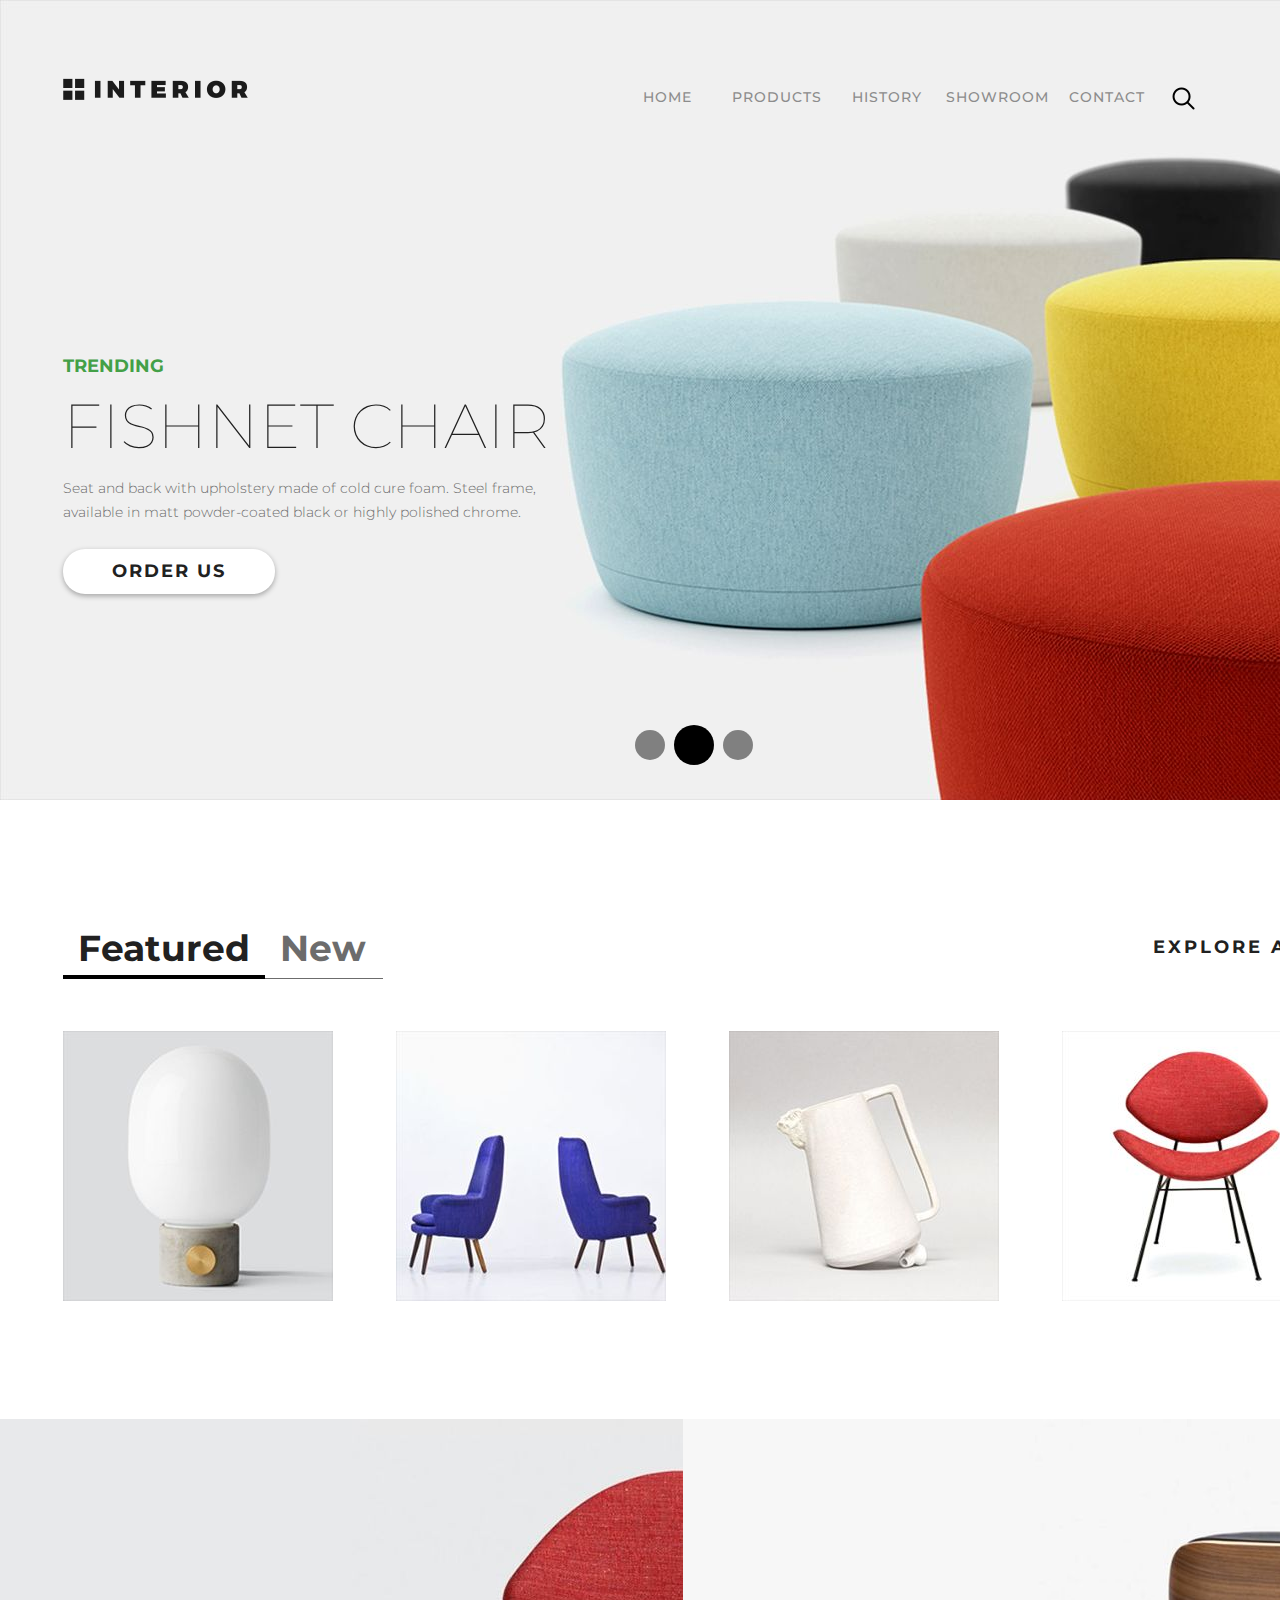
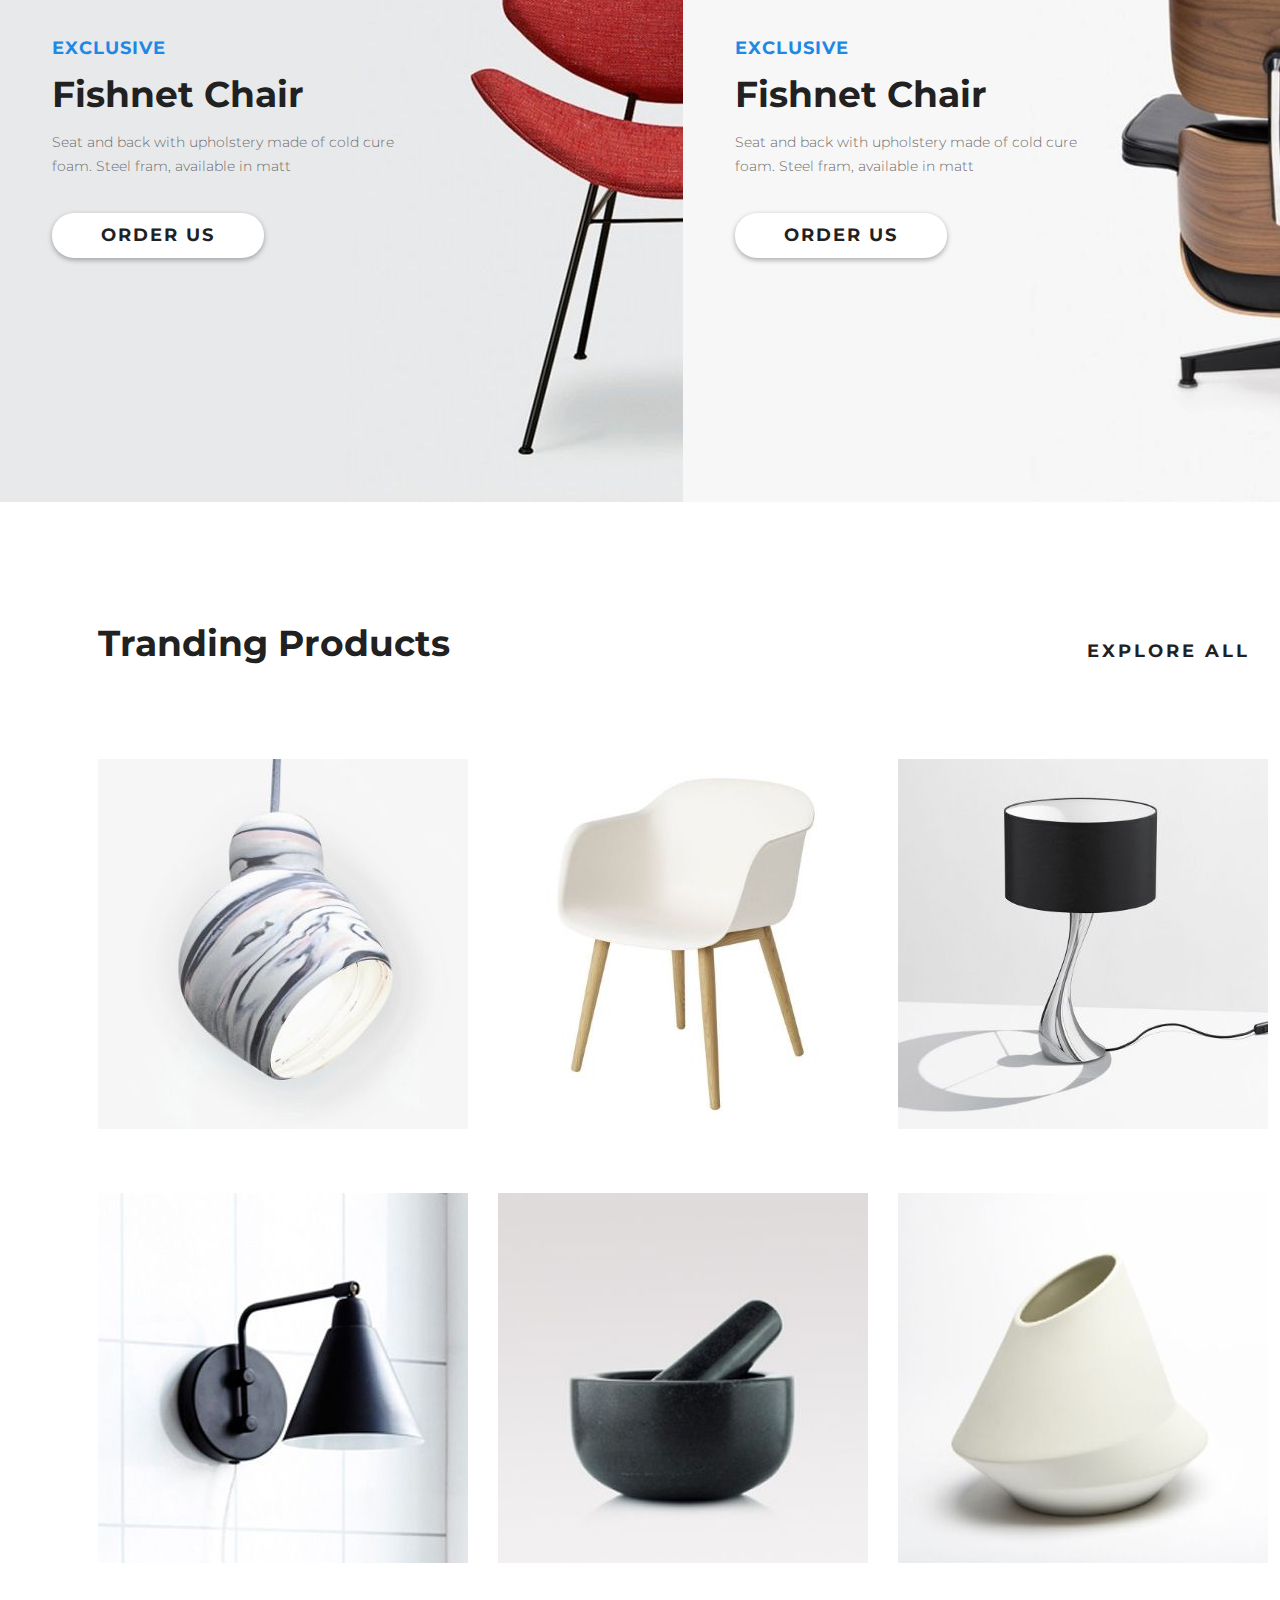
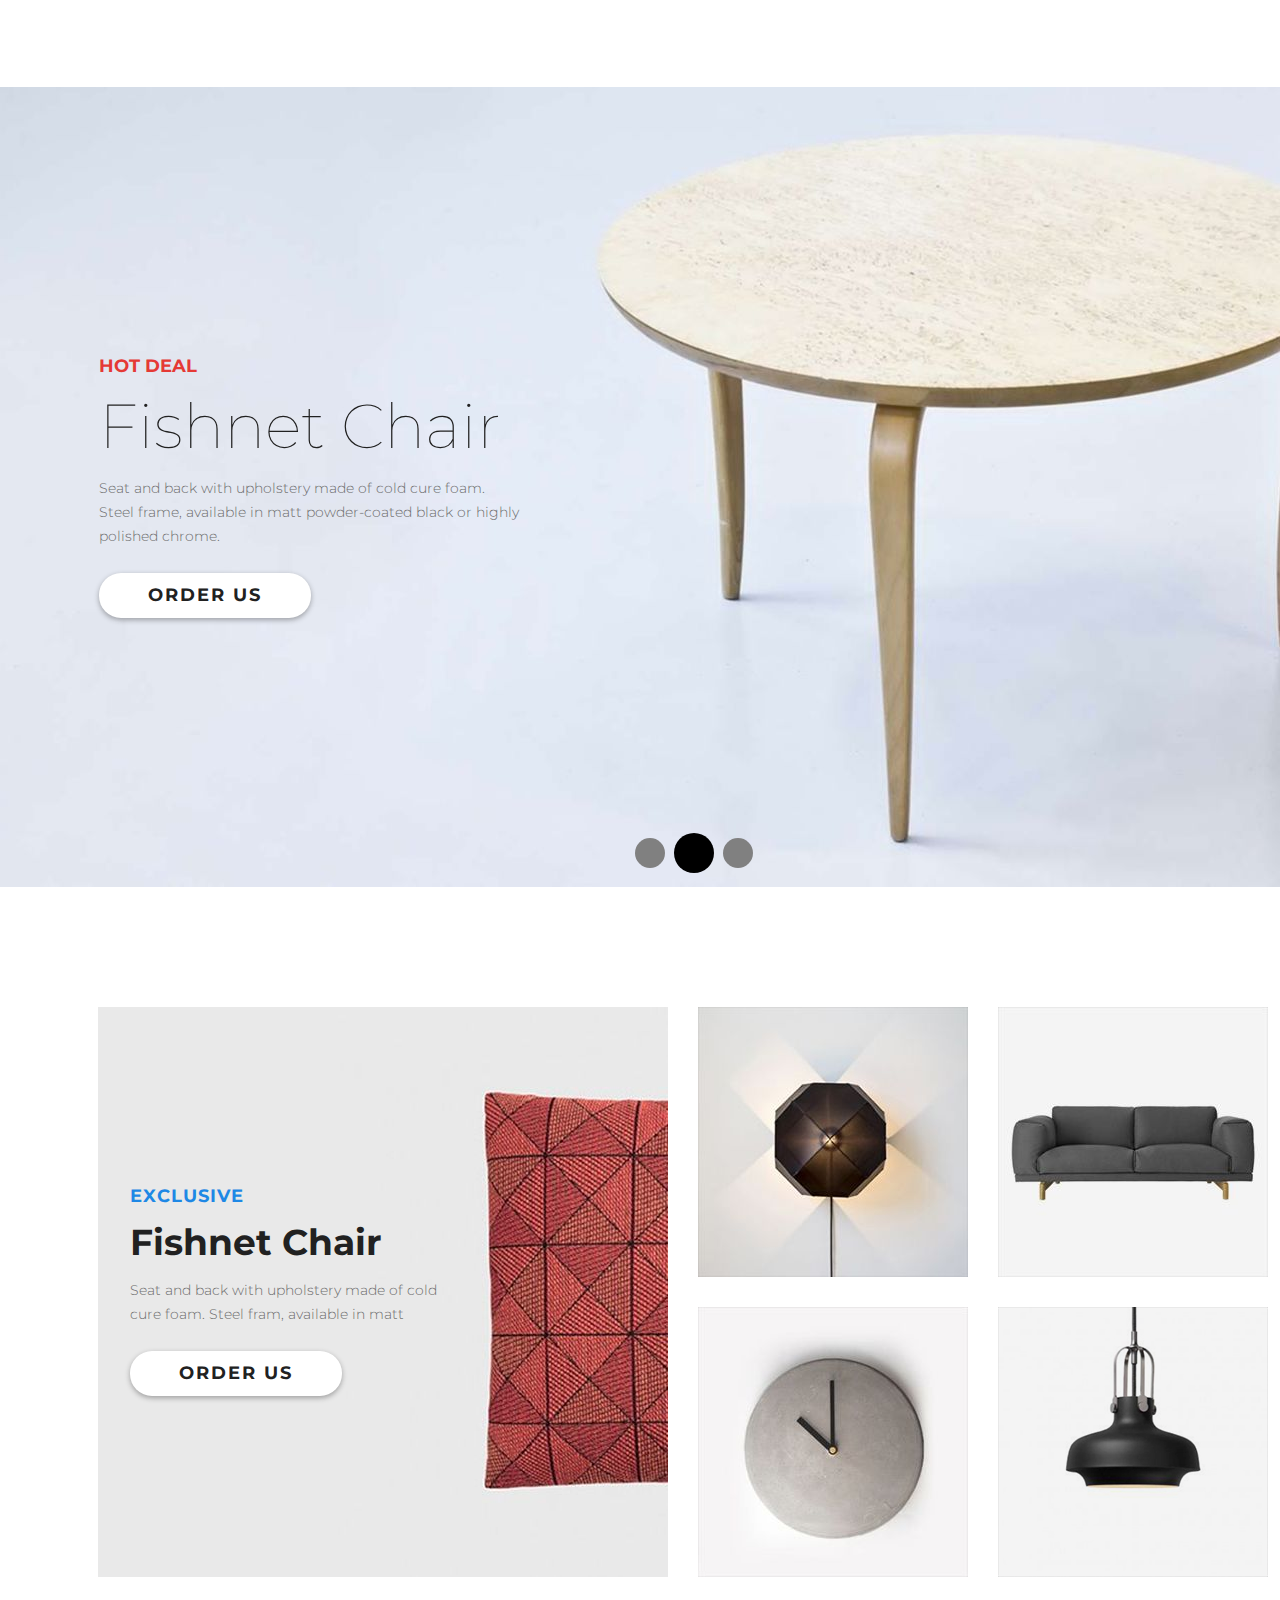
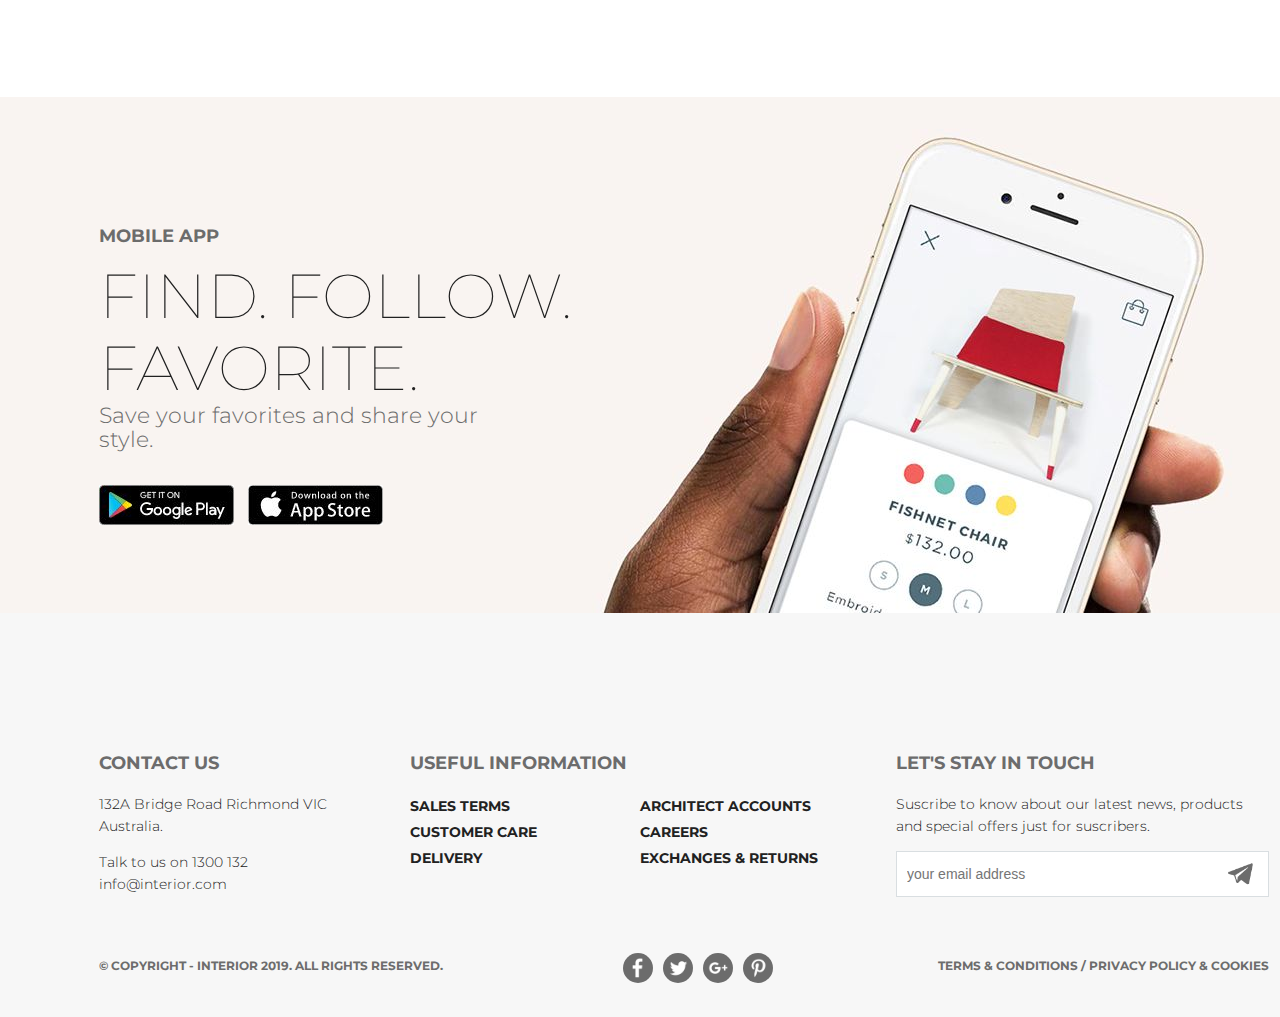
<file: Верстка PSD макета/index.html>
<!DOCTYPE html>
<html lang="en">

<head>
    <meta charset="UTF-8">
    <meta name="author" content="Барабанов Павел Александрович">
    <title>market</title>
    <link rel="stylesheet" href="styles/style.css">
</head>

<body>
    <div class="container">
        <div class="header"> <a href="#"><img src="images/logo.png" alt="logotype"></a>
            <div class="menu">
                <ul>
                    <li><a href="#">HOME</a></li>
                    <li><a href="#">PRODUCTS</a></li>
                    <li><a href="#">HISTORY</a></li>
                    <li><a href="#">SHOWROOM</a></li>
                    <li><a href="#">CONTACT</a></li>
                </ul>
                <a href="#"><img src="images/search.png" alt="search"></a>
            </div>
            <div class="header-text"> <span class="h3">TRENDING</span> <span class="h2">Fishnet Chair</span>
                <p>Seat and back with upholstery made of cold cure foam. Steel frame, available in matt powder-coated black or highly polished chrome.</p> <a href="#" class="order-us-button">order us</a> </div>
            <ul class="slider">
                <li>
                    <a href="#"></a>
                </li>
                <li>
                    <a href="#"></a>
                </li>
                <li>
                    <a href="#"></a>
                </li>
            </ul>
        </div>
        <div class="featured-new-content">
            <ul class="featured-new-menu">
                <li><a href="#" class="active">Featured</a></li>
                <li><a href="#">New</a></li>
            </ul> <a href="#" class="explore-link">Explore all</a>
            <div class="featured-new-products">
                <div class="featured-new-product"> <img src="images/product-1.jpg" alt="lamp">
                    <div class="hover-block">
                        <a href="#"><img src="images/arrow.png" alt=""></a> <span>Fishnet Chair</span>
                        <p>Seat and back with ipholstery made of cold cure foam</p>
                    </div>
                </div>
                <div class="featured-new-product"> <img src="images/product-2.jpg" alt="chair">
                    <div class="hover-block">
                        <a href="#"><img src="images/arrow.png" alt=""></a> <span>Something</span>
                        <p>Lorem ipsum dolor sit amet, consectetur adipisicing elit. Dolores, omnis.</p>
                    </div>
                </div>
                <div class="featured-new-product"> <img src="images/product-3.jpg" alt="jug">
                    <div class="hover-block">
                        <a href="#"><img src="images/arrow.png" alt=""></a> <span>Something</span>
                        <p>Lorem ipsum dolor sit amet, consectetur adipisicing elit. Dolores, omnis.</p>
                    </div>
                </div>
                <div class="featured-new-product"> <img src="images/product-4.jpg" alt="chair">
                    <div class="hover-block">
                        <a href="#"><img src="images/arrow.png" alt=""></a> <span>Something</span>
                        <p>Lorem ipsum dolor sit amet, consectetur adipisicing elit. Dolores, omnis.</p>
                    </div>
                </div>
            </div>
        </div>
        <div class="exclusive-orders">
            <div class="exclusive-product left-promo">
                <div class="info-promo-block"> <span class="exclusive-label">Fishnet Chair</span>
                    <p>Seat and back with upholstery made of cold cure foam. Steel fram, available in matt</p> <a href="#" class="order-us-button">order us</a> </div>
            </div>
            <div class="exclusive-product right-promo">
                <div class="info-promo-block"> <span class="exclusive-label">Fishnet Chair</span>
                    <p>Seat and back with upholstery made of cold cure foam. Steel fram, available in matt</p> <a href="#" class="order-us-button">order us</a> </div>
            </div>
        </div>
        <div class="trending-block">
            <h2>Tranding Products</h2> <a href="#" class="explore-link">Explore all</a>
            <div class="trending-products">
                <div class="trending-product"> <img src="images/product-11.jpg" alt="lamp"> </div>
                <div class="trending-product"> <img src="images/product-21.jpg" alt="chair"> </div>
                <div class="trending-product"> <img src="images/product-31.jpg" alt="lamp"> </div>
                <div class="trending-product"> <img src="images/product-41.jpg" alt="lamp"> </div>
                <div class="trending-product"> <img src="images/product-5.jpg" alt="wtf"> </div>
                <div class="trending-product"> <img src="images/product-6.jpg" alt="wtf"> </div>
            </div>
        </div>
        <div class="hot-deal-block">
            <div class="info-hot-deal-block"> <span class="h2">Fishnet Chair</span>
                <p>Seat and back with upholstery made of cold cure foam. Steel&nbsp;frame, available in matt powder-coated black or highly polished chrome.</p> <a href="#" class="order-us-button">order us</a> </div>
            <ul class="slider">
                <li></li>
                <li></li>
                <li></li>
            </ul>
        </div>
        <div class="second-exclusive-block">
            <div class="product-from-second-exclusive-block"> <img src="images/product-1-lg.jpg" alt="pillow">
                <div class="info-second-exclusive-block"> <span class="exclusive-label">Fishnet Chair</span>
                    <p>Seat and back with upholstery made of cold cure foam. Steel fram, available in matt</p> <a href="#" class="order-us-button">order us</a> </div>
            </div>
            <div class="product-from-second-exclusive-block"> <img src="images/product-2-sm.jpg" alt="pillow"> </div>
            <div class="product-from-second-exclusive-block"> <img src="images/product-3-sm.jpg" alt="pillow"> </div>
            <div class="product-from-second-exclusive-block"> <img src="images/product-4-sm.jpg" alt="pillow"> </div>
            <div class="product-from-second-exclusive-block"> <img src="images/product-5-sm.png" alt="pillow"> </div>
        </div>
        <div class="mobile-app-block">
            <div class="info-mobile-app-block"> <span class="mob-app-lab">Mobile app</span> <span class="three-word-lab">find.&nbsp;follow. favorite.</span> <span class="phrase-lab">Save your favorites and share your style.</span>
                <a href="#"><img src="images/google-play.jpg" alt="google-play"></a>
                <a href="#"><img src="images/app-store.jpg" alt="app-store"></a>
            </div>
        </div>
        <div class="footer">
            <div class="info-footer-block f-info-footer-block">
                <h3>Contact us</h3>
                <p>132A Bridge Road Richmond VIC Australia.</p>
                <p>Talk to us on 1300 132
                    <br> info@interior.com</p>
            </div>
            <div class="info-footer-block s-info-footer-block">
                <h3>Useful information</h3>
                <ul class="first-footer-link-list">
                    <li><a href="#">sales terms</a></li>
                    <li><a href="#">customer care</a></li>
                    <li><a href="#">delivery</a></li>
                </ul>
                <ul>
                    <li><a href="#">architect accounts</a></li>
                    <li><a href="#">careers</a></li>
                    <li><a href="#">exchanges & returns</a></li>
                </ul>
            </div>
            <div class="info-footer-block t-info-footer-block">
                <h3>Let's stay in touch</h3>
                <p>Suscribe to know about our latest news, products and special offers just for suscribers.</p>
                <input type="text" placeholder="your email address">
                <a href="#"><img src="images/telegram.png" alt="telegram"></a>
            </div>
            <div class="bottom-footer-block"> <span class="copyright-label">&copy;&nbsp;Copyright - interior 2019. all rights reserved.</span>
                <ul>
                    <li>
                        <a href="#"><img src="images/fb.png" alt=""></a>
                    </li>
                    <li>
                        <a href="#"><img src="images/twitter.png" alt=""></a>
                    </li>
                    <li>
                        <a href="#"><img src="images/g_plus.png" alt=""></a>
                    </li>
                    <li>
                        <a href="#"><img src="images/pinterest.png" alt=""></a>
                    </li>
                </ul> <span class="right-lab">Terms & Conditions  /  Privacy policy & Cookies</span> </div>
        </div>
    </div>
</body>

</html>
</file>
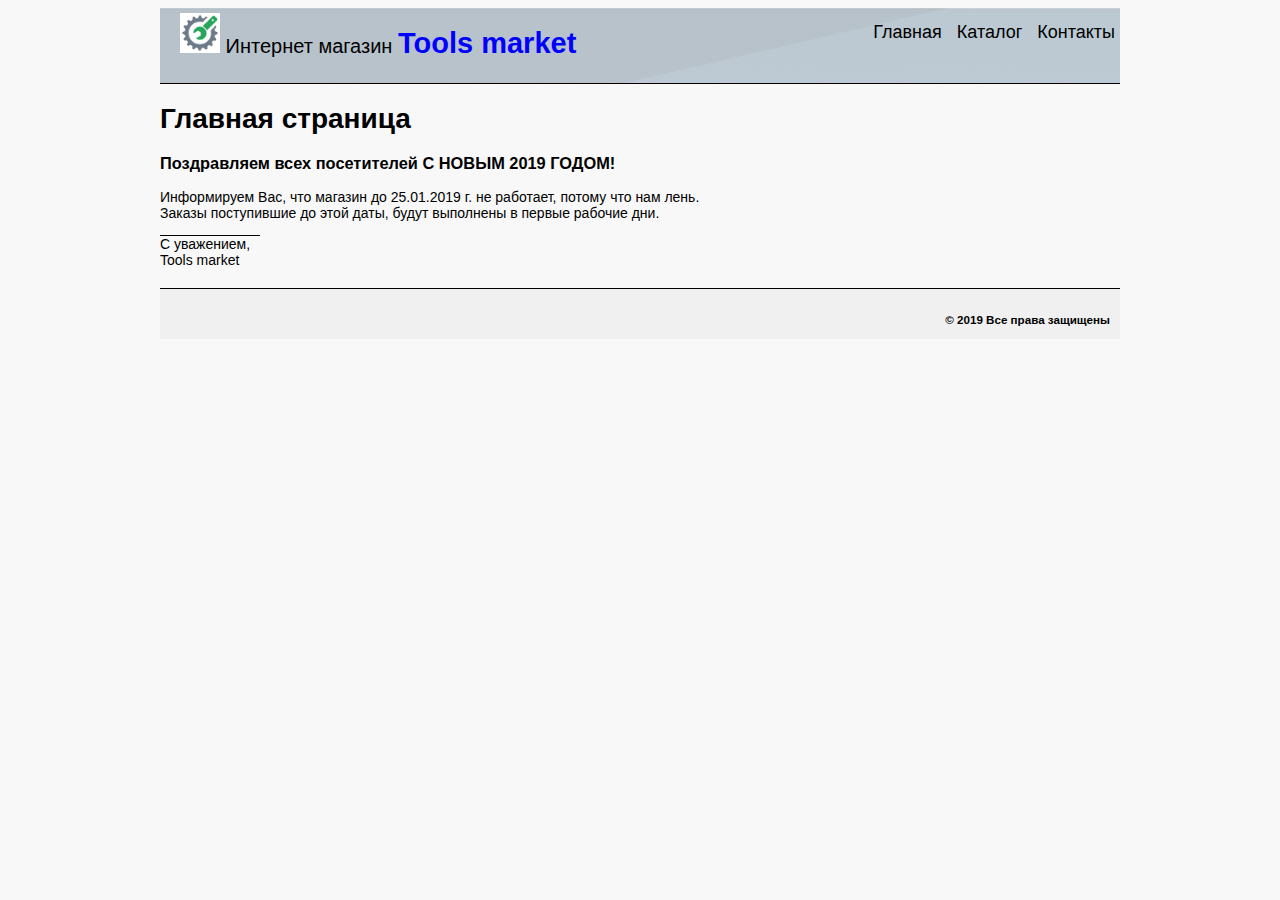
<file: Интернет-магазин Tools market/index.html>
<!DOCTYPE html>
<html lang="ru">

<head>
    <meta charset="UTF-8">
    <title>Tools market</title>
    <link rel="stylesheet" href="styles/style.css"> 
</head>

<body>
    <div class="container">
        <div class="header">
            <div class="logo-block">
                <img src="images/logo.jpg" alt="logo" width="40"> 
                Интернет магазин <span class="logo-text">Tools market</span>
            </div>
            <div class="nav">
                <ul class="main-menu">
                    <li><a href="#">Главная</a></li>
                    <li><a href="catalog.html">Каталог</a></li>
                    <li><a href="contacts.html">Контакты</a></li>
                </ul>
            </div>
        </div>
        <div class="content">
            <h1>Главная страница</h1>
            <!-- 
            <h3>АКЦИИ</h3>
            <ul type="none" class="fake-stocks">
                <li>Тепловая пушка - супер дёшево</li>
                <li>Посох Деда Мороза - дешевли, чем когда-либо</li>
                <li>Плитка Алана Купера - бесплатно</li>
            </ul>
              -->
            <h3>Поздравляем всех посетителей С&nbsp;НОВЫМ 2019&nbsp;ГОДОМ!</h3> Информируем Вас, что магазин до&nbsp;25.01.2019&nbsp;г.&nbsp;не&nbsp;работает, потому что нам лень.
            <br> Заказы поступившие до&nbsp;этой даты, будут выполнены в&nbsp;первые рабочие дни.
            <p class="top-line">С&nbsp;уважением,
            <br> Tools market</p>
        </div>
        <div class="footer">
            <div class="copyright">
                <h5>&copy;&nbsp;2019 Все права защищены</h5> 
            </div>
        </div>
    </div>
</body>

</html>
</file>
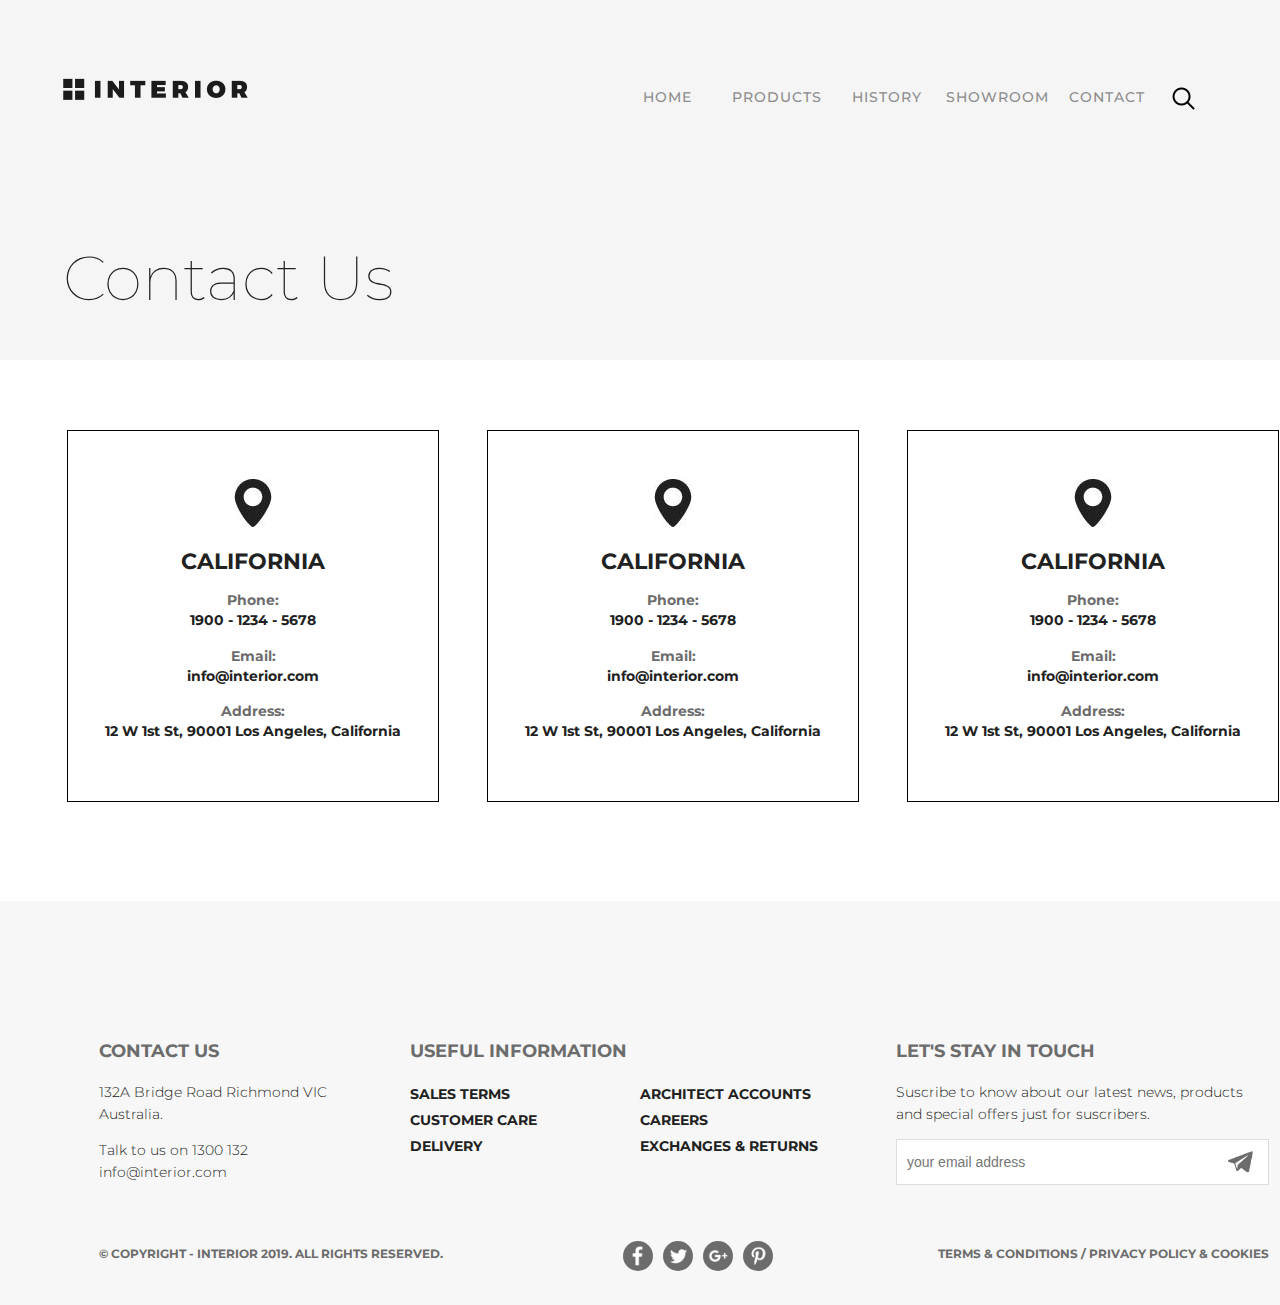
<file: Верстка PSD макета/contact.html>
<!DOCTYPE html>
<html lang="en">

<head>
    <meta charset="UTF-8">
    <title>market</title>
    <link rel="stylesheet" href="styles/style.css"> 
</head>

<body>
    <div class="container">
        <div class="header header-others-page">
            <a href="#"><img src="images/logo.png" alt="logotype"></a>
            <div class="menu">
                <ul>
                    <li><a href="#">HOME</a></li>
                    <li><a href="#">PRODUCTS</a></li>
                    <li><a href="#">HISTORY</a></li>
                    <li><a href="#">SHOWROOM</a></li>
                    <li><a href="#">CONTACT</a></li>
                </ul>
                <a href="#"><img src="images/search.png" alt="search"></a>
            </div> <span class="header-lb">Contact Us</span> </div>
        <div class="contact-block">
            <div class="contact-info"> 
               <img src="images/location.jpg" alt="location-icn">
                <h1>CALIFORNIA</h1>
                <span class="head">Phone:</span>
                   <span class="text">1900 - 1234 - 5678</span>
                <span class="head">Email:</span>
                   <span class="text">info@interior.com</span>
                <span class="head">Address:</span>
                    <span class="text">12 W 1st St, 90001 Los Angeles, California</span>
            </div>
            <div class="contact-info">
                <img src="images/location.jpg" alt="location-icn">
                <h1>CALIFORNIA</h1>
                <span class="head">Phone:</span>
                   <span class="text">1900 - 1234 - 5678</span>
                <span class="head">Email:</span>
                   <span class="text">info@interior.com</span>
                <span class="head">Address:</span>
                    <span class="text">12 W 1st St, 90001 Los Angeles, California</span>
            </div>
            <div class="contact-info">
            <img src="images/location.jpg" alt="location-icn">
                <h1>CALIFORNIA</h1>
                <span class="head">Phone:</span>
                   <span class="text">1900 - 1234 - 5678</span>
                <span class="head">Email:</span>
                   <span class="text">info@interior.com</span>
                <span class="head">Address:</span>
                    <span class="text">12 W 1st St, 90001 Los Angeles, California</span> 
                    </div>
        </div>
        <div class="footer">
            <div class="info-footer-block f-info-footer-block">
                <h3>Contact us</h3>
                <p>132A Bridge Road Richmond VIC Australia.</p>
                <p>Talk to us on 1300 132
                    <br> info@interior.com</p>
            </div>
            <div class="info-footer-block s-info-footer-block">
                <h3>Useful information</h3>
                <ul class="first-footer-link-list">
                    <li><a href="#">sales terms</a></li>
                    <li><a href="#">customer care</a></li>
                    <li><a href="#">delivery</a></li>
                </ul>
                <ul>
                    <li><a href="#">architect accounts</a></li>
                    <li><a href="#">careers</a></li>
                    <li><a href="#">exchanges & returns</a></li>
                </ul>
            </div>
            <div class="info-footer-block t-info-footer-block">
                <h3>Let's stay in touch</h3>
                <p>Suscribe to know about our latest news, products and special offers just for suscribers.</p>
                <input type="text" placeholder="your email address">
                <a href="#"><img src="images/telegram.png" alt="telegram"></a>
            </div>
            <div class="bottom-footer-block"> <span class="copyright-label">&copy;&nbsp;Copyright - interior 2019. all rights reserved.</span>
                <ul>
                    <li>
                        <a href="#"><img src="images/fb.png" alt=""></a>
                    </li>
                    <li>
                        <a href="#"><img src="images/twitter.png" alt=""></a>
                    </li>
                    <li>
                        <a href="#"><img src="images/g_plus.png" alt=""></a>
                    </li>
                    <li>
                        <a href="#"><img src="images/pinterest.png" alt=""></a>
                    </li>
                </ul> <span class="right-lab">Terms & Conditions  /  Privacy policy & Cookies</span> </div>
        </div>
    </div>
</body>

</html>
</file>
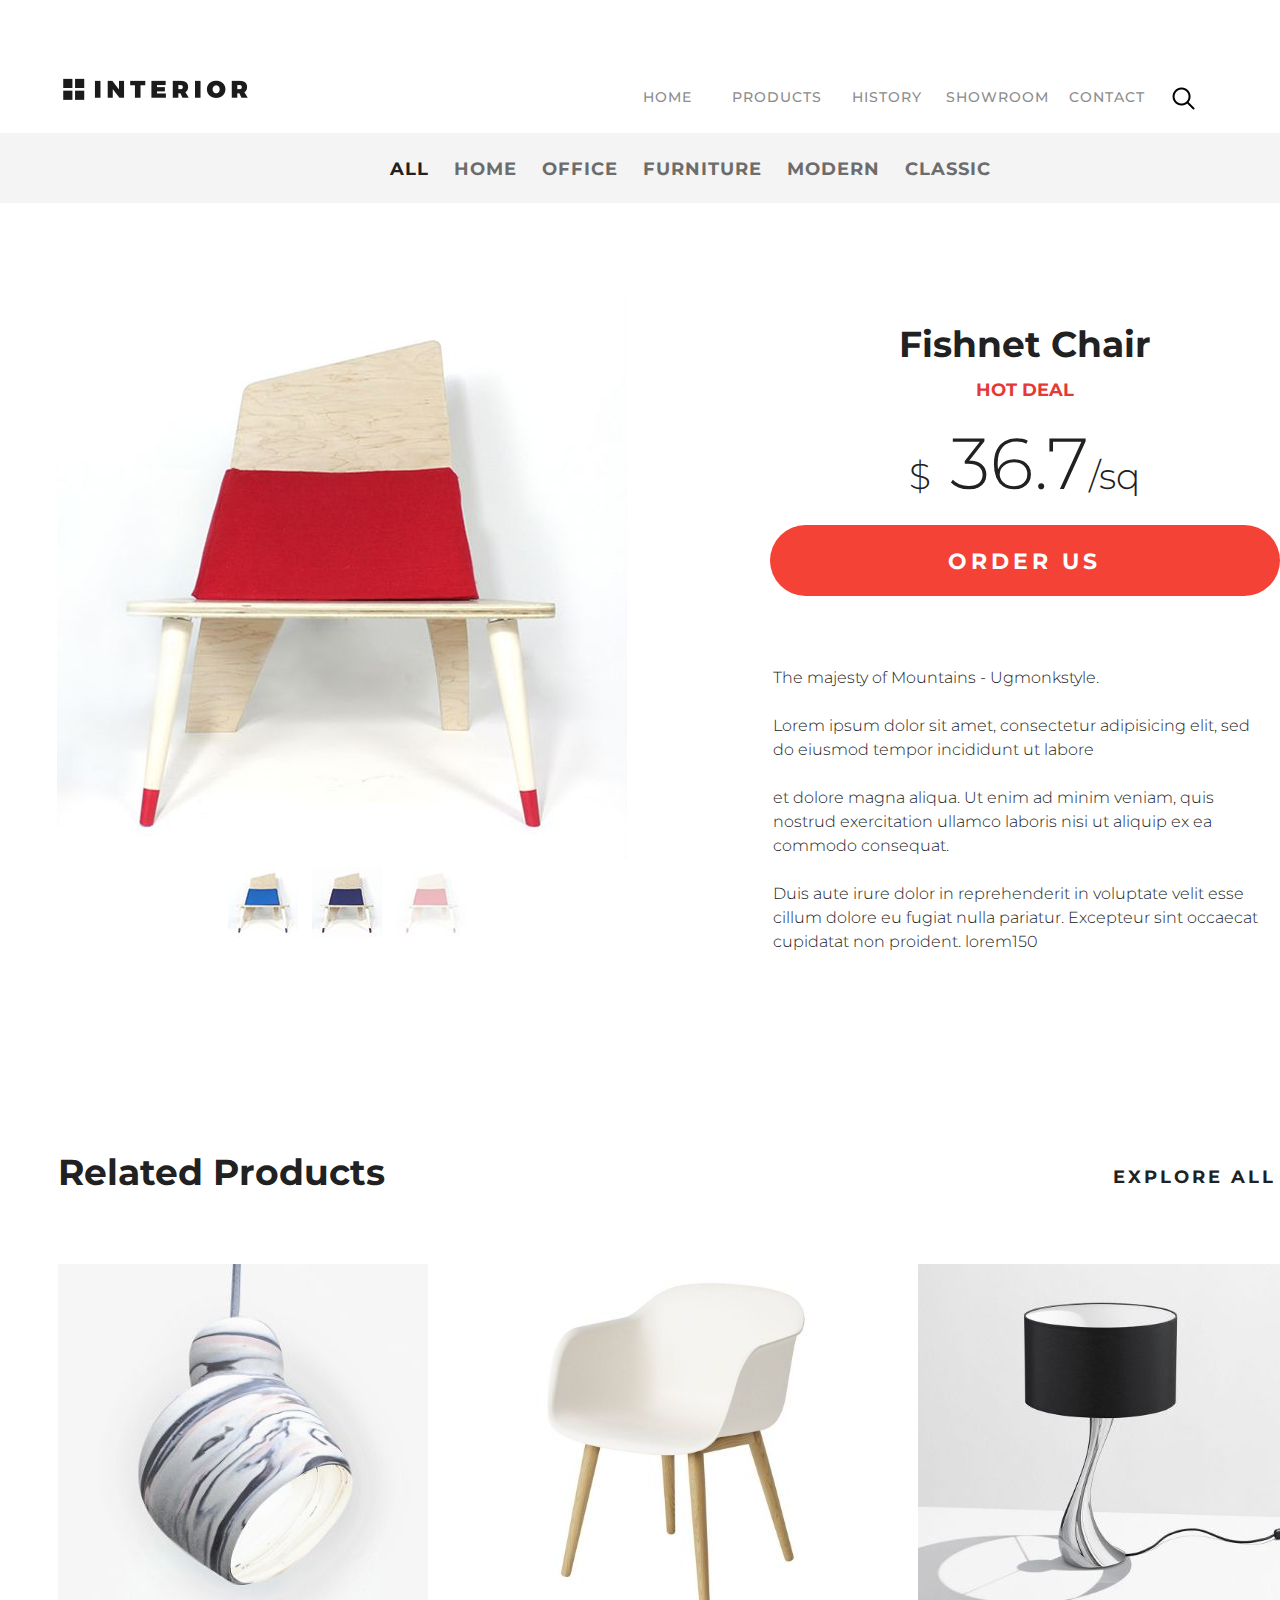
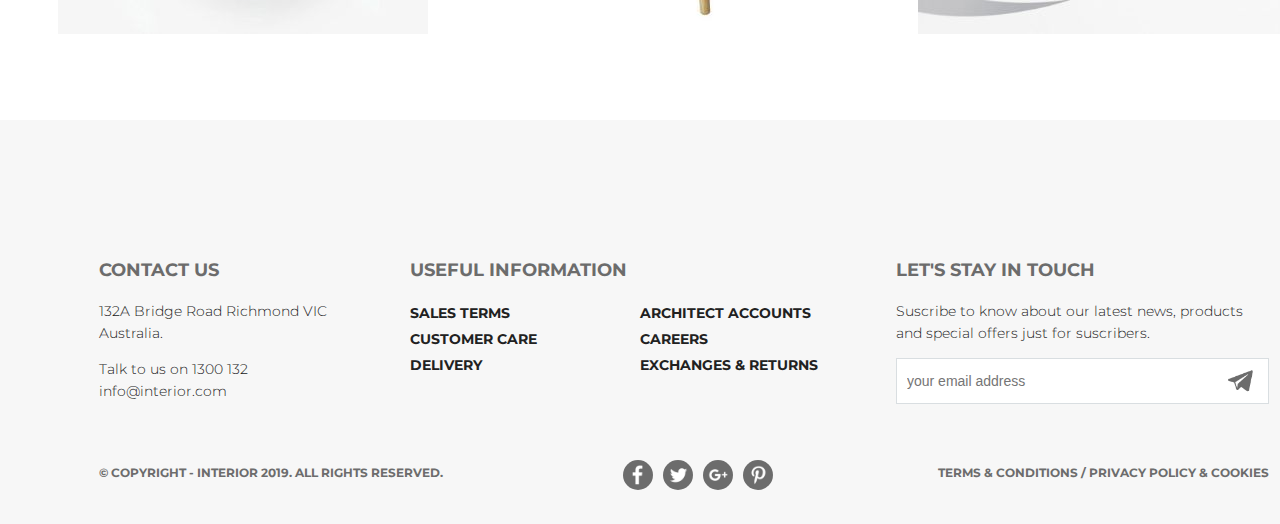
<file: Верстка PSD макета/product-detailes.html>
<!DOCTYPE html>
<html lang="ru">

<head>
    <meta charset="UTF-8">
    <title>Document</title>
    <link rel="stylesheet" href="styles/style.css"> </head>

<body>
    <div class="container">
        <div class="header header-product-details">
            <a href="#"><img src="images/logo.png" alt="logotype"></a>
            <div class="menu">
                <ul>
                    <li><a href="#">HOME</a></li>
                    <li><a href="#">PRODUCTS</a></li>
                    <li><a href="#">HISTORY</a></li>
                    <li><a href="#">SHOWROOM</a></li>
                    <li><a href="#">CONTACT</a></li>
                </ul>
                <a href="#"><img src="images/search.png" alt="search"></a>
            </div>
            <div class="group-product-menu">
                <ul>
                    <li><a href="#" class="active">All</a></li>
                    <li><a href="#">Home</a></li>
                    <li><a href="#">Office</a></li>
                    <li><a href="#">Furniture</a></li>
                    <li><a href="#">Modern</a></li>
                    <li><a href="#">Classic</a></li>
                </ul>
            </div>
        </div>
        <div class="product-details-block">
            <div class="product-photo-block">
                <div class="slider-show"> <img src="images/slider1.jpg" alt="chair"> </div>
                <div class="slider-controller">
                    <a href="#"><img src="images/controll.jpg" alt="chair"></a>
                    <a href="#"><img src="images/controll11.jpg" alt="chair"></a>
                    <a href="#"><img src="images/controll2.jpg" alt="chair"></a>
                </div>
            </div>
            <div class="product-info-block"> 
              <span class="product-head">Fishnet Chair</span> 
               <span class="product-price">&nbsp;36.7</span> 
               <a href="#" class="btn-product-detail">order us</a>
                <p> The majesty of Mountains - Ugmonkstyle. <br><br>Lorem ipsum dolor sit amet, consectetur adipisicing elit, sed do eiusmod tempor incididunt ut labore <br><br> et dolore magna aliqua. Ut enim ad minim veniam, quis nostrud exercitation ullamco laboris nisi ut aliquip ex ea commodo consequat.<br> <br>Duis aute irure dolor in reprehenderit in voluptate velit esse cillum dolore eu fugiat nulla pariatur. Excepteur sint occaecat cupidatat non proident.
                lorem150
                </p>
            </div>
        </div>
        <div class="related-products-block">
            <h2>Related Products</h2> <a href="#" class="explore-link">Explore all</a>
            <div class="related-products">
                <div class="related-product"> <img src="images/product-11.jpg" alt="lamp"> </div>
                <div class="related-product"> <img src="images/product-21.jpg" alt="chair"> </div>
                <div class="related-product"> <img src="images/product-31.jpg" alt="lamp"> </div>
            </div>
        </div>
        <div class="footer">
            <div class="info-footer-block f-info-footer-block">
                <h3>Contact us</h3>
                <p>132A Bridge Road Richmond VIC Australia.</p>
                <p>Talk to us on 1300 132
                    <br> info@interior.com</p>
            </div>
            <div class="info-footer-block s-info-footer-block">
                <h3>Useful information</h3>
                <ul class="first-footer-link-list">
                    <li><a href="#">sales terms</a></li>
                    <li><a href="#">customer care</a></li>
                    <li><a href="#">delivery</a></li>
                </ul>
                <ul>
                    <li><a href="#">architect accounts</a></li>
                    <li><a href="#">careers</a></li>
                    <li><a href="#">exchanges & returns</a></li>
                </ul>
            </div>
            <div class="info-footer-block t-info-footer-block">
                <h3>Let's stay in touch</h3>
                <p>Suscribe to know about our latest news, products and special offers just for suscribers.</p>
                <input type="text" placeholder="your email address">
                <a href="#"><img src="images/telegram.png" alt="telegram"></a>
            </div>
            <div class="bottom-footer-block"> <span class="copyright-label">&copy;&nbsp;Copyright - interior 2019. all rights reserved.</span>
                <ul>
                    <li>
                        <a href="#"><img src="images/fb.png" alt=""></a>
                    </li>
                    <li>
                        <a href="#"><img src="images/twitter.png" alt=""></a>
                    </li>
                    <li>
                        <a href="#"><img src="images/g_plus.png" alt=""></a>
                    </li>
                    <li>
                        <a href="#"><img src="images/pinterest.png" alt=""></a>
                    </li>
                </ul> <span class="right-lab">Terms & Conditions  /  Privacy policy & Cookies</span> </div>
        </div>
    </div>
</body>

</html>
</file>
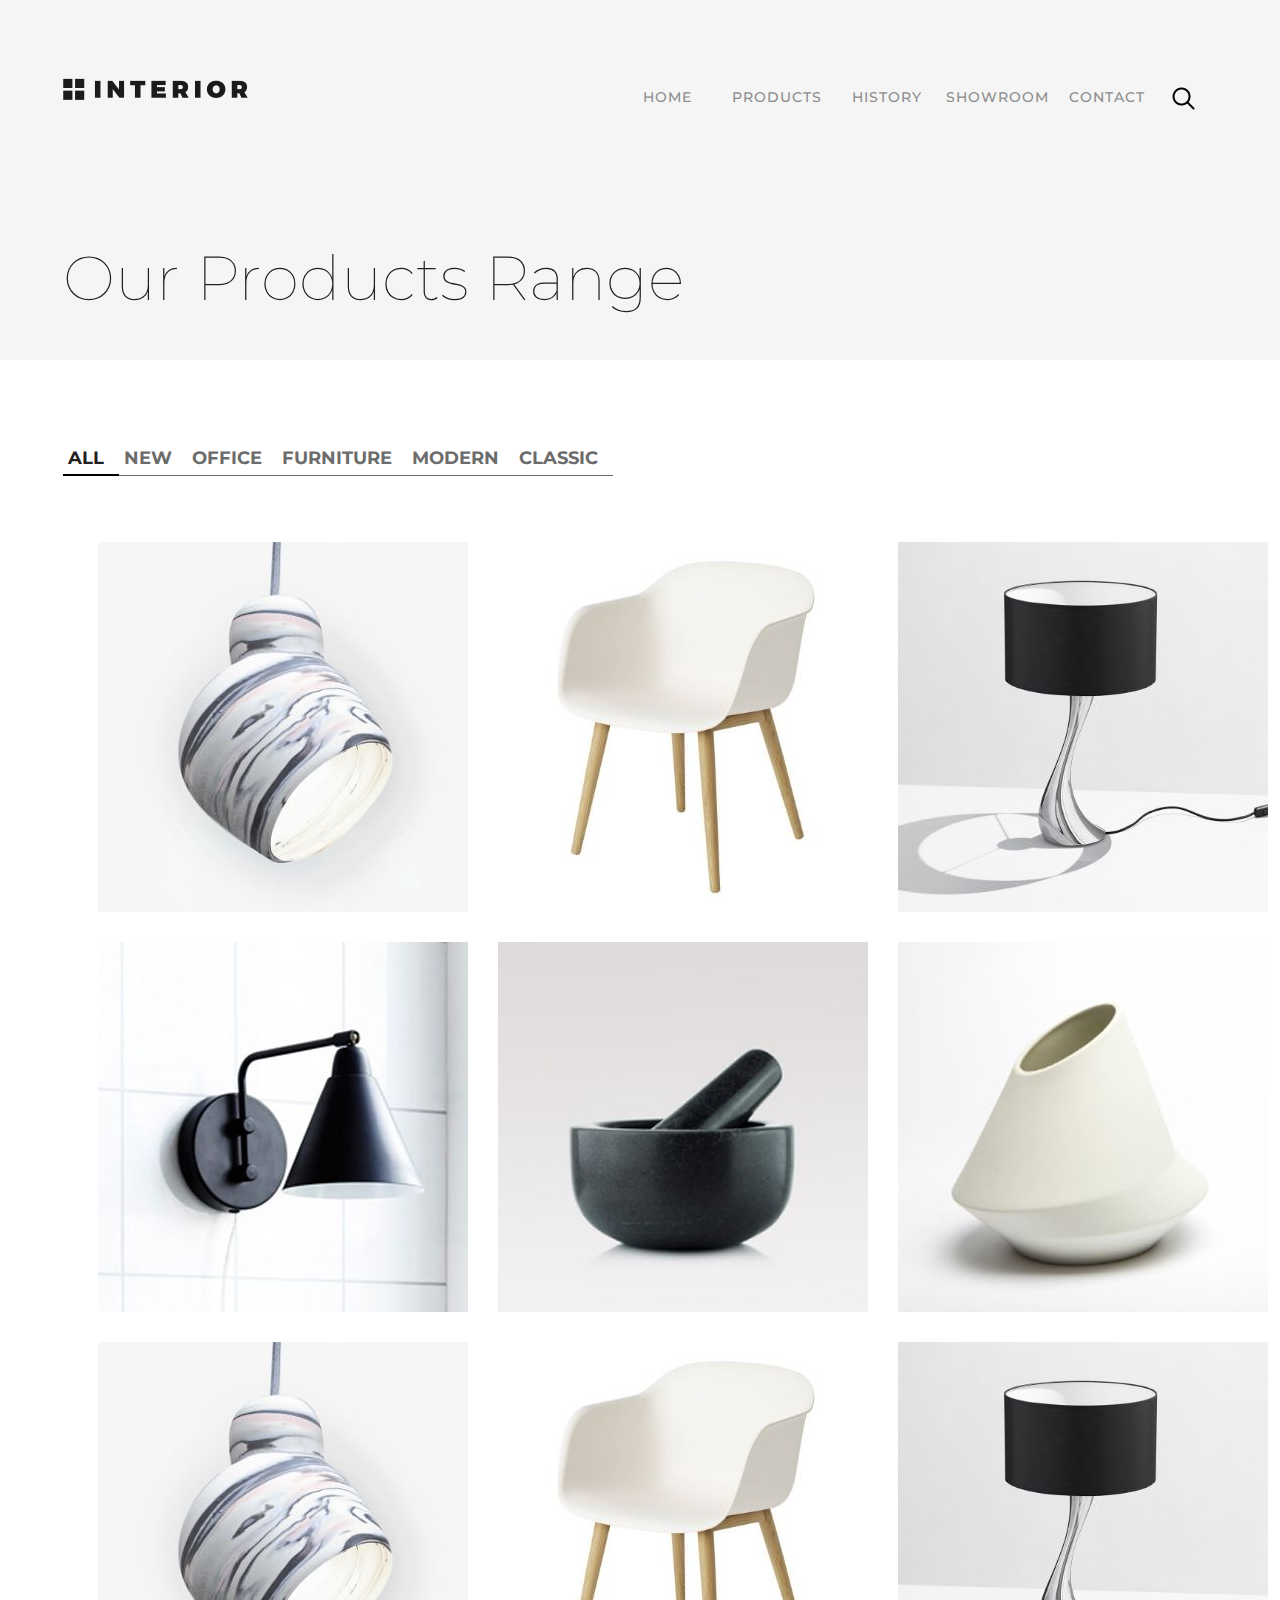
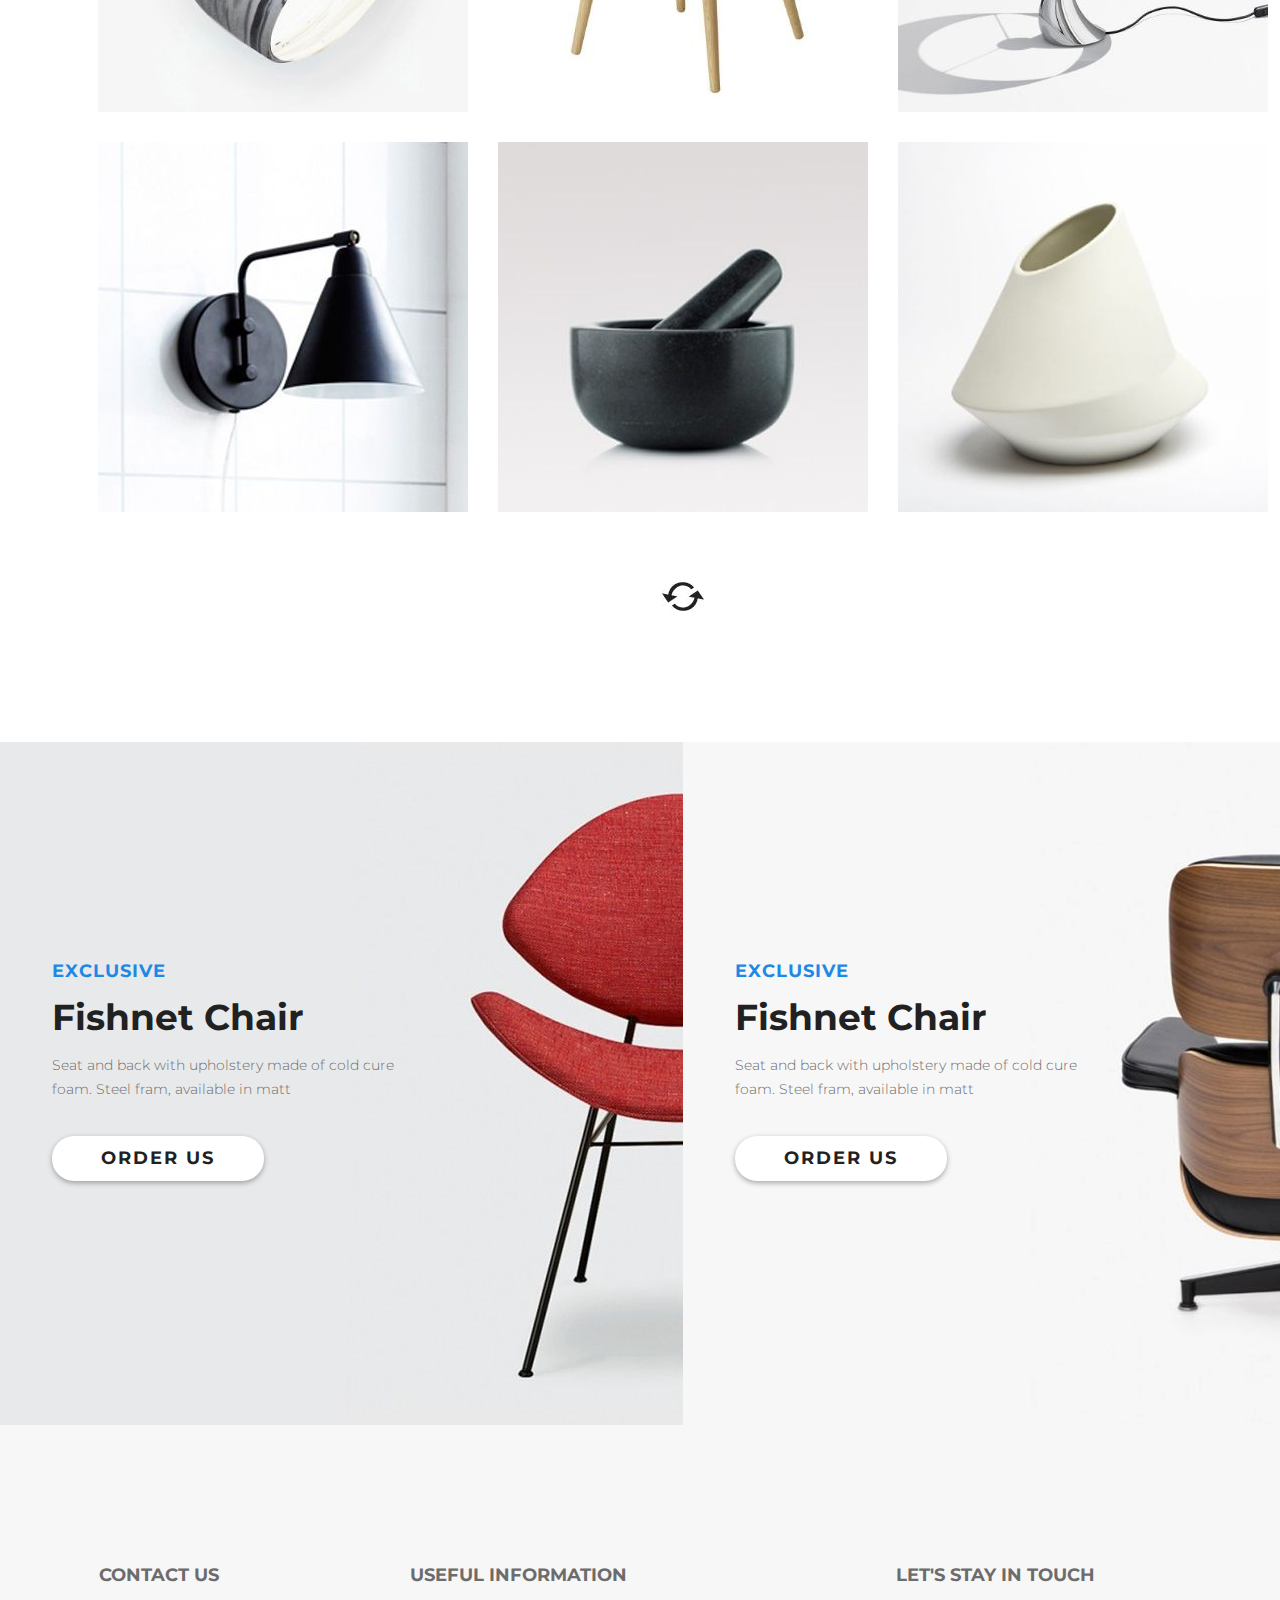
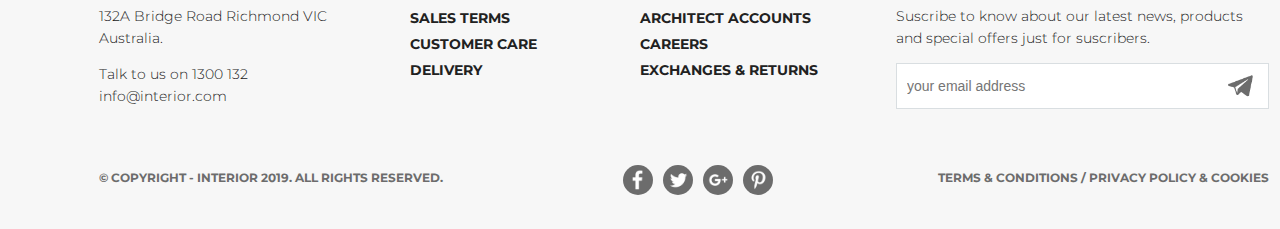
<file: Верстка PSD макета/product.html>
<!DOCTYPE html>
<html lang="ru">
<head>
    <meta charset="UTF-8">
    <title>market</title>
    <meta name="author" content="Барабанов Павел Александрович">
    <link rel="stylesheet" href="styles/style.css">
</head>
<body>
    <div class="container">
        <div class="header header-others-page">
            <a href="#"><img src="images/logo.png" alt="logotype"></a>
            <div class="menu">
                <ul>
                    <li><a href="#">HOME</a></li>
                    <li><a href="#">PRODUCTS</a></li>
                    <li><a href="#">HISTORY</a></li>
                    <li><a href="#">SHOWROOM</a></li>
                    <li><a href="#">CONTACT</a></li>
                </ul>
                <a href="#"><img src="images/search.png" alt="search"></a>
            </div>
            <span class="header-lb">Our Products Range</span>
        </div>
        <div class="catalog-block">
            <div class="catalog-block-menu">
                <ul class="catalog-menu">
                    <li><a href="#" class="active">All</a></li>
                    <li><a href="#">New</a></li>
                    <li><a href="#">Office</a></li>
                    <li><a href="#">Furniture</a></li>
                    <li><a href="#">Modern</a></li>
                    <li><a href="#">Classic</a></li>
                </ul>
            </div>
            <div class="catalog-block-content">
                <div class="catalog-product"> <img src="images/product-11.jpg" alt="lamp"> </div>
                <div class="catalog-product"> <img src="images/product-21.jpg" alt="chair"> </div>
                <div class="catalog-product"> <img src="images/product-31.jpg" alt="lamp"> </div>
                <div class="catalog-product"> <img src="images/product-41.jpg" alt="lamp"> </div>
                <div class="catalog-product"> <img src="images/product-5.jpg" alt="chair"> </div>
                <div class="catalog-product"> <img src="images/product-6.jpg" alt="lamp"> </div>
                <div class="catalog-product"> <img src="images/product-11.jpg" alt="lamp"> </div>
                <div class="catalog-product"> <img src="images/product-21.jpg" alt="chair"> </div>
                <div class="catalog-product"> <img src="images/product-31.jpg" alt="lamp"> </div>
                <div class="catalog-product"> <img src="images/product-41.jpg" alt="lamp"> </div>
                <div class="catalog-product"> <img src="images/product-5.jpg" alt="chair"> </div>
                <div class="catalog-product"> <img src="images/product-6.jpg" alt="lamp"> </div>
            </div>
            <div class="update-button">
                    <a href="#"><img src="images/load.jpg" alt="load"></a>
            </div>
        </div>
        <div class="exclusive-orders">
            <div class="exclusive-product left-promo">
                <div class="info-promo-block"> <span class="exclusive-label">Fishnet Chair</span>
                    <p>Seat and back with upholstery made of cold cure foam. Steel fram, available in matt</p> <a href="#" class="order-us-button">order us</a> </div>
            </div>
            <div class="exclusive-product right-promo">
                <div class="info-promo-block"> <span class="exclusive-label">Fishnet Chair</span>
                    <p>Seat and back with upholstery made of cold cure foam. Steel fram, available in matt</p> <a href="#" class="order-us-button">order us</a> </div>
            </div>
        </div>
        <div class="footer">
            <div class="info-footer-block f-info-footer-block">
                <h3>Contact us</h3>
                <p>132A Bridge Road Richmond VIC Australia.</p>
                <p>Talk to us on 1300 132
                    <br> info@interior.com</p>
            </div>
            <div class="info-footer-block s-info-footer-block">
                <h3>Useful information</h3>
                <ul class="first-footer-link-list">
                    <li><a href="#">sales terms</a></li>
                    <li><a href="#">customer care</a></li>
                    <li><a href="#">delivery</a></li>
                </ul>
                <ul>
                    <li><a href="#">architect accounts</a></li>
                    <li><a href="#">careers</a></li>
                    <li><a href="#">exchanges & returns</a></li>
                </ul>
            </div>
            <div class="info-footer-block t-info-footer-block">
                <h3>Let's stay in touch</h3>
                <p>Suscribe to know about our latest news, products and special offers just for suscribers.</p>
                <input type="text" placeholder="your email address">
                <a href="#"><img src="images/telegram.png" alt="telegram"></a>
            </div>
            <div class="bottom-footer-block"> <span class="copyright-label">&copy;&nbsp;Copyright - interior 2019. all rights reserved.</span>
                <ul>
                    <li>
                        <a href="#"><img src="images/fb.png" alt=""></a>
                    </li>
                    <li>
                        <a href="#"><img src="images/twitter.png" alt=""></a>
                    </li>
                    <li>
                        <a href="#"><img src="images/g_plus.png" alt=""></a>
                    </li>
                    <li>
                        <a href="#"><img src="images/pinterest.png" alt=""></a>
                    </li>
                </ul> <span class="right-lab">Terms & Conditions  /  Privacy policy & Cookies</span> </div>
        </div>
    </div>
</body>
</html>
</file>
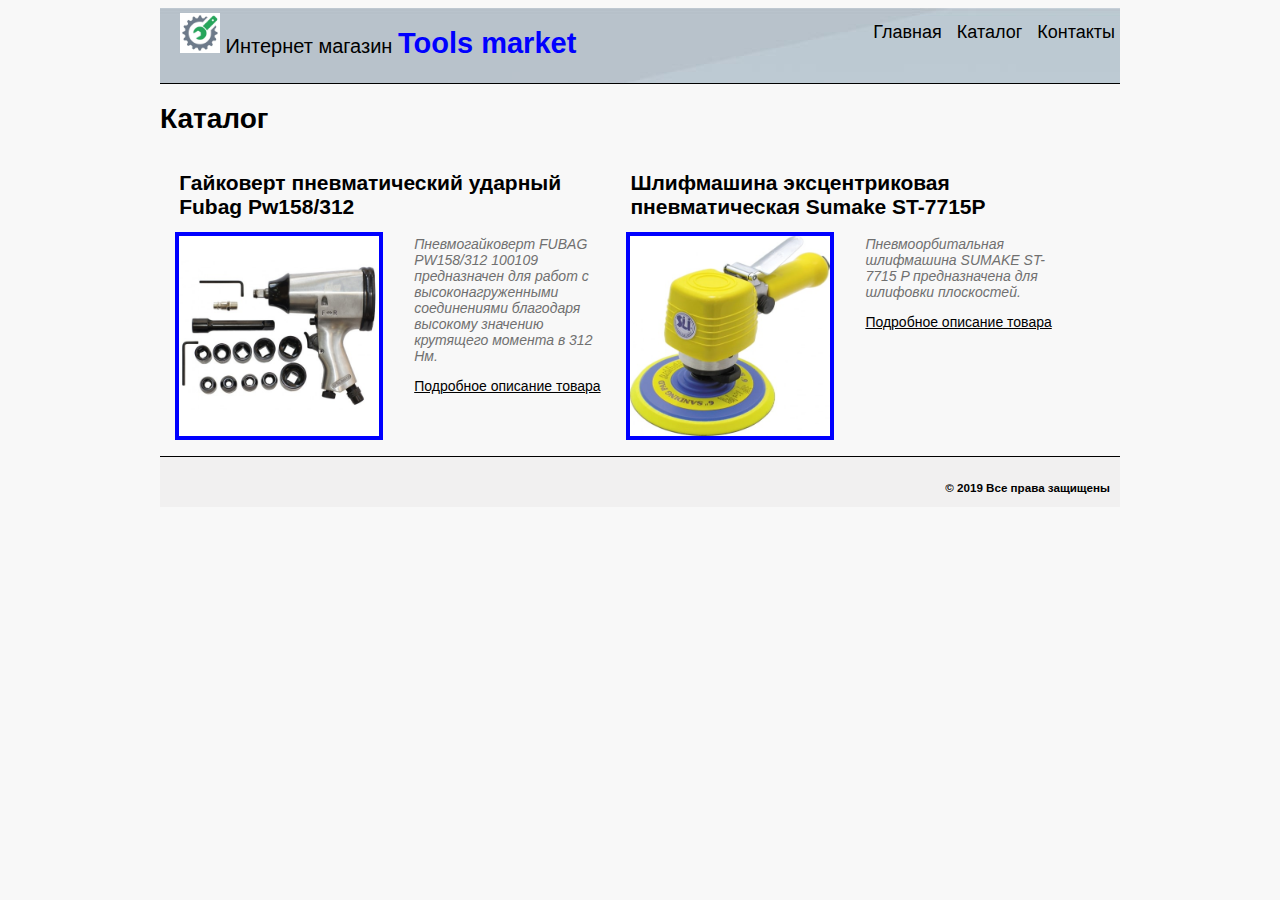
<file: Интернет-магазин Tools market/catalog.html>
<!DOCTYPE html>
<html lang="ru">

<head>
    <meta charset="UTF-8">
    <title>Каталог</title>
    <link rel="stylesheet" href="styles/style.css"> 
</head>

<body>
    <div class="container">
        <div class="header">
            <div class="logo-block">
                <img src="images/logo.jpg" alt="logo" width="40"> Интернет магазин <span class="logo-text">Tools market</span>
            </div>
            <div class="nav">
                <ul class="main-menu">
                    <li><a href="index.html">Главная</a></li>
                    <li><a href="#" >Каталог</a></li>
                    <li><a href="contacts.html">Контакты</a></li>
                </ul>
            </div>
        </div>
        <div class="content">
        <h1>Каталог</h1>
            <div class="product">
                <h2>Гайковерт пневматический ударный Fubag Pw158/312</h2>
                <a href="catalog/first_page.html"> 
                <img src="images/gaikovert_Fubag.jpeg" alt="tool" width="200" height="200" class="catalog-img"> </a>
                <p class="short-desc">Пневмогайковерт FUBAG PW158/312 100109 предназначен для работ с высоконагруженными соединениями благодаря высокому значению крутящего момента в 312 Нм.</p> <a href="catalog/first_page.html">Подробное описание товара</a>
            </div>
            <div class="product">
                <h2>Шлифмашина эксцентриковая пневматическая Sumake ST-7715Р</h2>
                <a href="catalog/second_page.html">
                <img src="images/shlifmachine.jpg" alt="tool" width="200" height="200" class="catalog-img"></a>
                <p class="short-desc">Пневмоорбитальная шлифмашина SUMAKE ST-7715 P предназначена для шлифовки плоскостей.</p> <a href="catalog/second_page.html">Подробное описание товара</a>      
            </div>
        </div>
        <div class="footer">
            <div class="copyright">
                <h5>&copy;&nbsp;2019 Все права защищены</h5> 
            </div>
        </div> 
    </div>
</body>

</html>
</file>
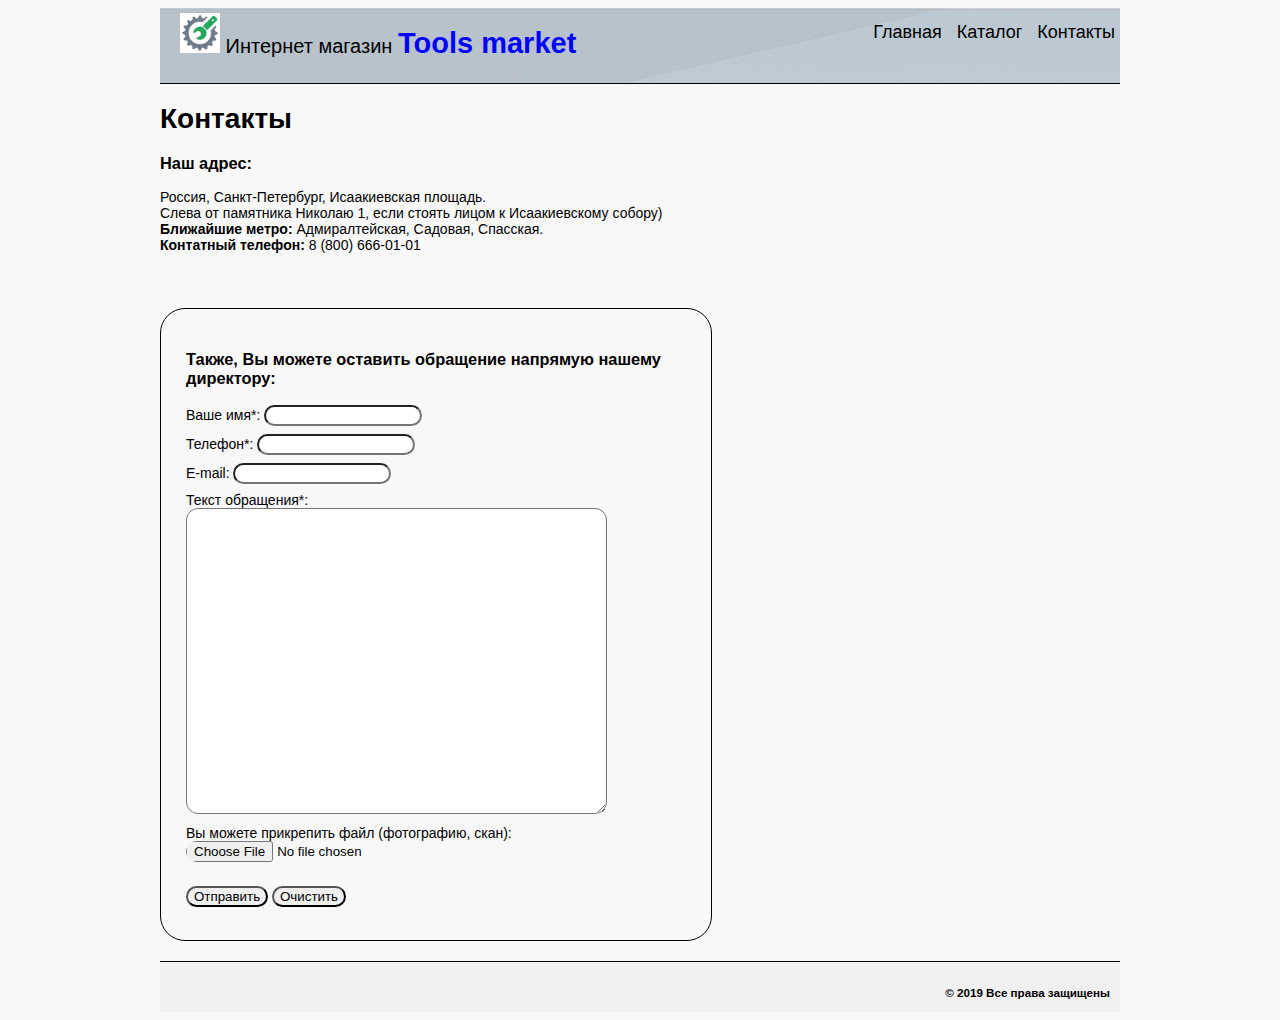
<file: Интернет-магазин Tools market/contacts.html>
<!DOCTYPE html>
<html lang="ru">

<head>
    <meta charset="UTF-8">
    <title>Контакты</title>
    <link rel="stylesheet" href="styles/style.css"> 
</head>

<body>
    <div class="container">
        <div class="header">
            <div class="logo-block">
                <img src="images/logo.jpg" alt="logo" width="40"> Интернет магазин <span class="logo-text">Tools market</span>
            </div>
            <div class="nav">
                <ul class="main-menu">
                    <li><a href="index.html">Главная</a></li>
                    <li><a href="catalog.html">Каталог</a></li>
                    <li><a href="#">Контакты</a></li>
                </ul>
            </div>
        </div>
        <div class="content">
            <h1>Контакты</h1>
            <h3>Наш адрес:</h3> Россия, Санкт-Петербург, Исаакиевская площадь.
            <br>Cлева от памятника Николаю 1, если стоять лицом к Исаакиевскому собору)
            <br> <b>Ближайшие метро:</b> Адмиралтейская, Садовая, Спасская.
            <br> <b>Контатный телефон:</b> 8 (800) 666-01-01
            <div class="map">
                <script type="text/javascript" charset="utf-8" async src="https://api-maps.yandex.ru/services/constructor/1.0/js/?um=constructor%3A7825f1fd56672fcc5621c7ac41f381627f8b3bd6add48a074881469d725bee9d&amp;width=960&amp;height=375&amp;lang=ru_RU&amp;scroll=true"></script>
            </div>
            <form action="#">
                <h3>Также, Вы можете оставить обращение напрямую нашему директору:</h3> Ваше имя*:
                <input type="text" class="text-letup">
                <br> Телефон*:
                <input type="tel">
                <br> E-mail:
                <input type="email">
                <br> Текст обращения*:
                <br>
                <textarea cols="50" rows="20" class="text-letup"></textarea>
                <br> Вы можете прикрепить файл (фотографию, скан):
                <br>
                <input type="file">
                <br>
                <br>
                <input type="submit" value="Отправить">
                <input type="reset" value="Очистить"> 
            </form>
        </div>
        <div class="footer">
            <div class="copyright">
                <h5>&copy;&nbsp;2019 Все права защищены</h5> 
            </div>
        </div>
    </div>
</body>

</html>
</file>
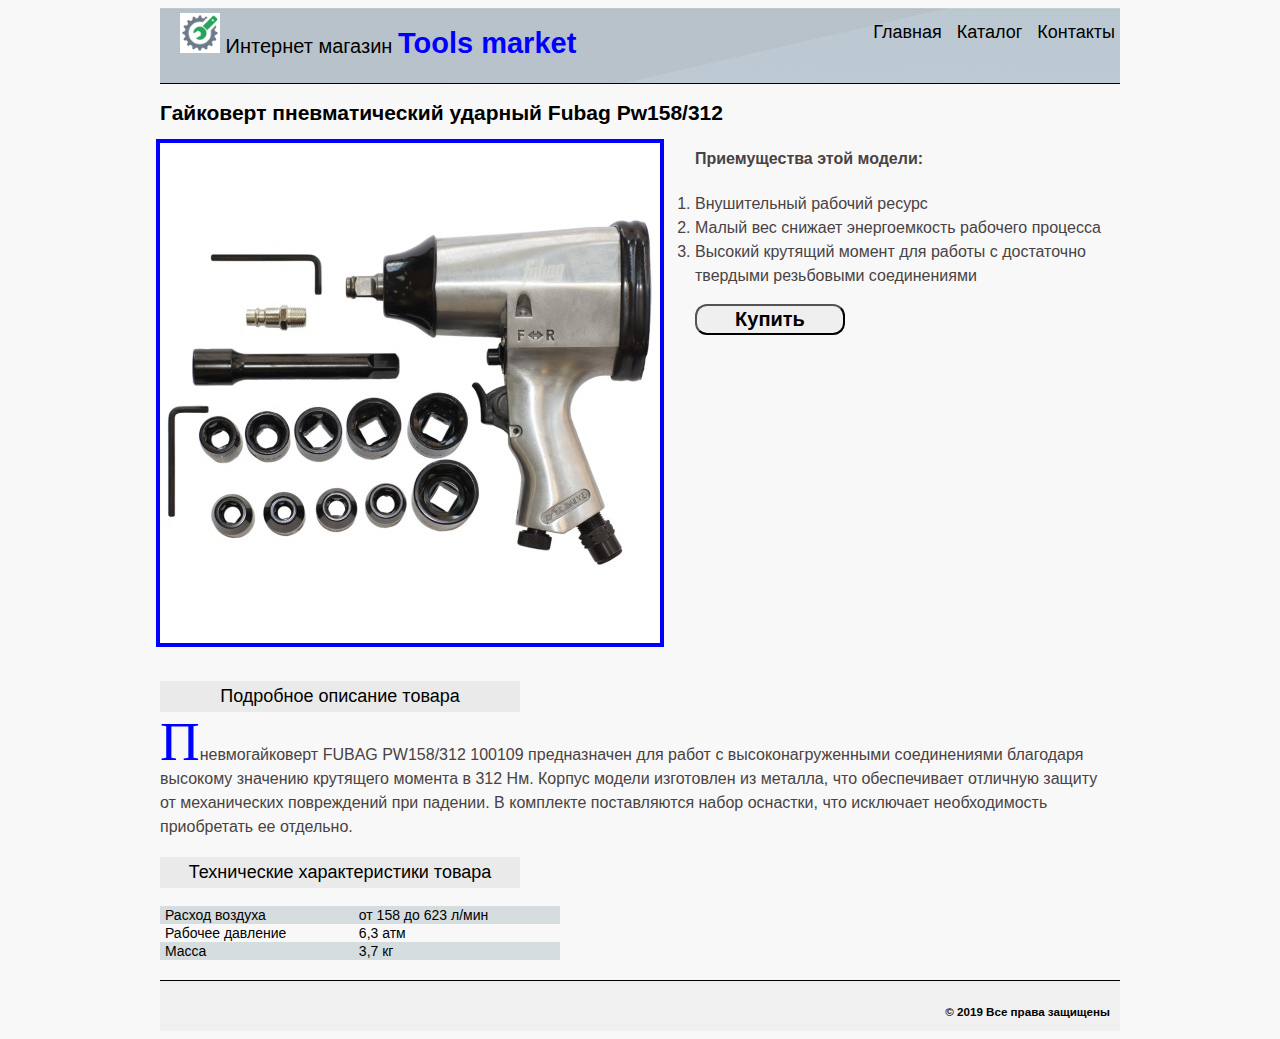
<file: Интернет-магазин Tools market/catalog/first_page.html>
<!DOCTYPE html>
<html lang="ru">

<head>
    <meta charset="UTF-8">
    <title>Гайковерт</title>
    <link rel="stylesheet" href="../styles/style.css"> 
</head>

<body>
    <div class="container">
        <div class="header">
            <div class="logo-block">
                <img src="../images/logo.jpg" alt="logo" width="40"> Интернет магазин <span class="logo-text">Tools market</span>
            </div>
            <div class="nav">
                <ul class="main-menu">
                    <li><a href="../index.html">Главная</a></li>
                    <li><a href="../catalog.html">Каталог</a></li>
                    <li><a href="../contacts.html">Контакты</a></li>
                </ul>
            </div>
        </div>
        <div class="content">
            <h2>Гайковерт пневматический ударный Fubag Pw158/312</h2>
            <a href="../images/gaikovert_Fubag.jpeg" target="_blank"><img src="../images/gaikovert_Fubag.jpeg" alt="tool" class="in-item-page catalog-img"></a>
            <h4>Приемущества этой модели:</h4>
            <ol>
                <li>Внушительный рабочий ресурс</li>
                <li>Малый вес снижает энергоемкость рабочего процесса</li>
                <li>Высокий крутящий момент для работы с&nbsp;достаточно твердыми резьбовыми соединениями</li>
            </ol>
            <input type="submit" value="Купить">
            <div class="description">
                <h3 class="head-desc">Подробное описание товара</h3>
                <p class="full-desc">Пневмогайковерт FUBAG PW158/312 100109 предназначен для работ с&nbsp;высоконагруженными соединениями благодаря высокому значению крутящего момента в&nbsp;312&nbsp;Нм. Корпус модели изготовлен из&nbsp;металла, что обеспечивает отличную защиту от&nbsp;механических повреждений при падении. В&nbsp;комплекте поставляются набор оснастки, что исключает необходимость приобретать ее&nbsp;отдельно.</p>
                <h3 class="head-desc">Технические характеристики товара</h3>
                <table class="tech-char">
                    <tr>
                        <td>Расход воздуха</td>
                        <td>от&nbsp;158 до&nbsp;623&nbsp;л/мин</td>
                    </tr>
                    <tr>
                        <td>Рабочее давление</td>
                        <td>6,3 атм</td>
                    </tr>
                    <tr>
                        <td>Масса</td>
                        <td>3,7&nbsp;кг</td>
                    </tr>
                </table>
            </div>
        </div>
        <div class="footer">
            <div class="copyright">
                <h5>&copy;&nbsp;2019 Все права защищены</h5> 
            </div>
        </div>  
    </div>
</body>

</html>
</file>
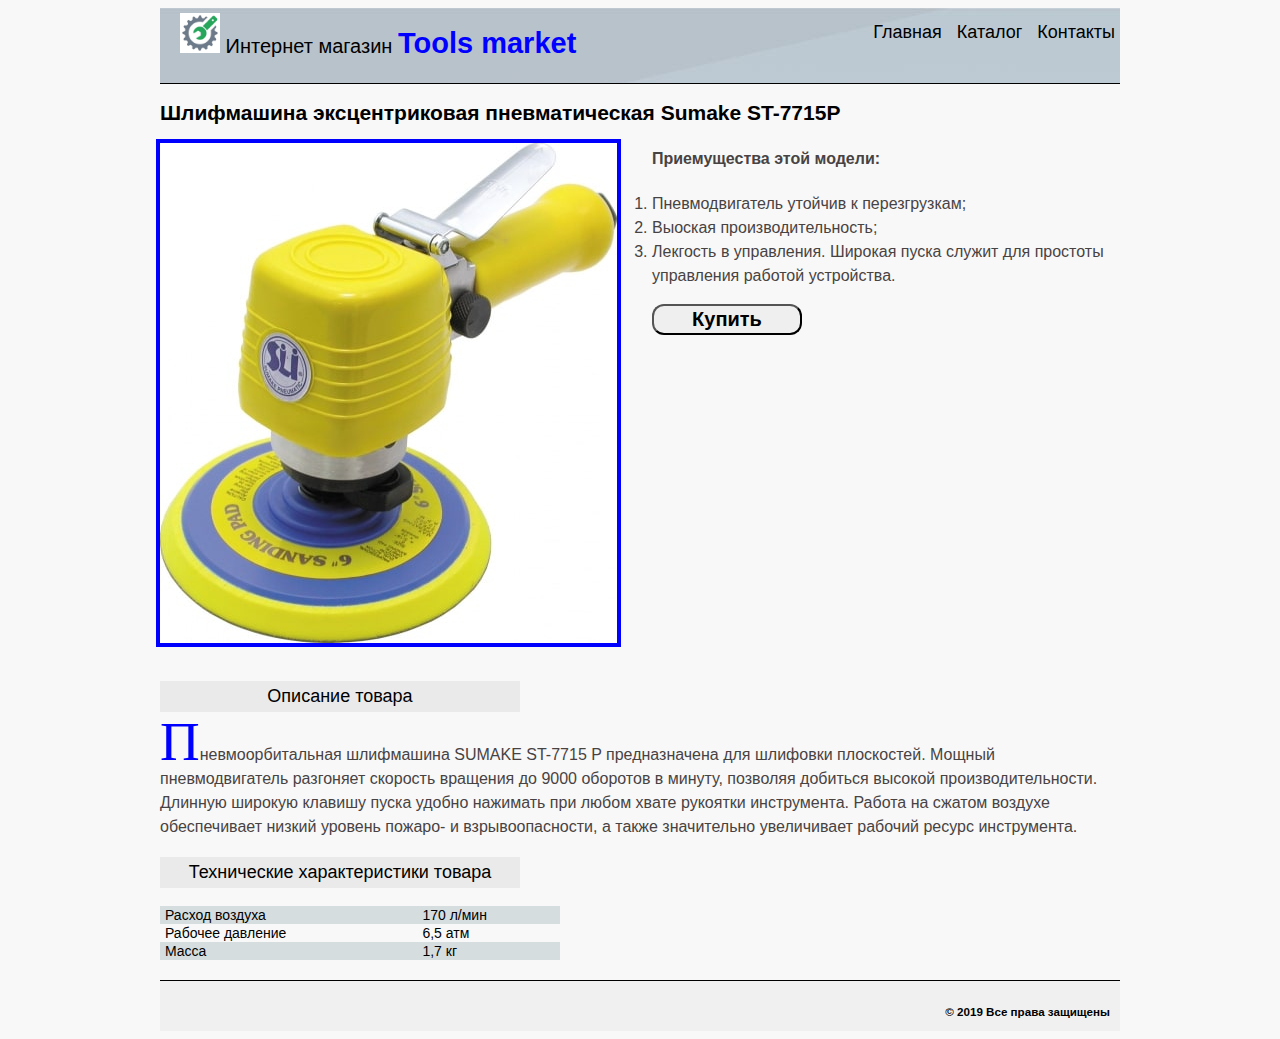
<file: Интернет-магазин Tools market/catalog/second_page.html>
<!DOCTYPE html>
<html lang="ru">

<head>
    <meta charset="UTF-8">
    <title>Tools market</title>
    <link rel="stylesheet" href="../styles/style.css"> 
</head>

<body>
    <div class="container">
        <div class="header">
            <div class="logo-block">
                <img src="../images/logo.jpg" alt="logo" width="40"> Интернет магазин <span class="logo-text">Tools market</span>
            </div>
            <div class="nav">
                <ul class="main-menu">
                    <li><a href="../index.html">Главная</a></li>
                    <li><a href="../catalog.html">Каталог</a></li>
                    <li><a href="../contacts.html">Контакты</a></li>
                </ul>
            </div>
        </div>
        <div class="content">
            <h2>Шлифмашина эксцентриковая пневматическая Sumake ST-7715Р</h2>
            <a href="../images/shlifmachine.jpg" target="_blank"><img src="../images/shlifmachine.jpg" alt="tool" class="in-item-page catalog-img" ></a>
            <h4>Приемущества этой модели:</h4>
            <ol>
                <li>Пневмодвигатель утойчив к&nbsp;перезгрузкам;</li>
                <li>Выоская производительность;</li>
                <li>Лекгость в&nbsp;управления. Широкая пуска служит для простоты управления работой устройства.</li>
            </ol>
            <input type="submit" value="Купить">
            <div class="description">
                <h3 class="head-desc">Описание товара</h3>
                <p class="full-desc">Пневмоорбитальная шлифмашина SUMAKE ST-7715&nbsp;P предназначена для шлифовки плоскостей. Мощный пневмодвигатель разгоняет скорость вращения до&nbsp;9000 оборотов в&nbsp;минуту, позволяя добиться высокой производительности. Длинную широкую клавишу пуска удобно нажимать при любом хвате рукоятки инструмента. Работа на&nbsp;сжатом воздухе обеспечивает низкий уровень пожаро- и&nbsp;взрывоопасности, а&nbsp;также значительно увеличивает рабочий ресурс инструмента.</p>
                <h3 class="head-desc">Технические характеристики товара</h3>
                <table class="tech-char">
                    <tr>
                        <td>Расход воздуха</td>
                        <td>170&nbsp;л/мин</td>
                    </tr>
                    <tr> 
                        <td>Рабочее давление</td>
                        <td>6,5 атм</td>
                    </tr>
                     <tr>
                        <td>Масса</td>
                        <td>1,7&nbsp;кг</td>
                    </tr>
                </table>
            </div>
        </div>
        <div class="footer">
            <div class="copyright">
                <h5>&copy;&nbsp;2019 Все права защищены</h5> 
            </div>
        </div>
    </div>
</body>

</html>
</file>
<file: Верстка PSD макета/styles/style.css>
@import url('https://fonts.googleapis.com/css?family=Montserrat:100,300,700');

body {
    margin: 0px;
    font-family: 'Montserrat', sans-serif;
}

.container {
    width: 1366px;
    margin: 0 auto;
}

.product-info-block {
    text-align: center;
    padding-top: 30px;
}

.btn-product-detail {
    text-decoration: none;
    text-transform: uppercase;
    background-color:  #f44336;
    color:  #ffffff;
    font-size: 21.99px;
    font-weight: 700;
    line-height: 24px;
    text-align: center;
    transform: scaleY(1.0005);
    width: 510px;
    height: 71px;
    padding-top: 25px;
    box-sizing: border-box;
    border-radius: 55px;
    display: block;
    margin: 0 auto;
    letter-spacing: 4px;
}

.btn-product-detail:hover::after{
    content: url('../images/arrow2.png');
    position: absolute;
    left: 350px;
}

.product-info-block .product-head {
    color:  #212121;
    font-size: 35.98px;
    font-weight: 700;
    transform: scaleY(1.0005); 
}

.product-info-block .product-head::after {
    content: "HOT DEAL";
    display: block;
    color:  #e53935;
    font-size: 18px;
    font-weight: 700;
    line-height: 48px;
    text-align: center;
    transform: scaleY(1.0005);
}

.product-info-block .product-price {
    display: block;
    margin-top: 25px;
    margin-bottom: 25px;
    color:  #212121;
    font-size: 72px;
    font-weight: 300;
    line-height: 48px;
    text-align: center;
    transform: scaleY(1.0005);

}

.product-info-block .product-price::before {
    content: "\24";
    color:  #212121;
    font-size: 36px;
    font-weight: 300;
    line-height: 48px;
}

.product-info-block .product-price::after {
    content: "/sq  ";
    color:  #212121;
    font-size: 36px;
    font-weight: 300;
    line-height: 48px;
}

.product-info-block p {
    margin-top: 70px;
    padding-left: 90px;
    color:  #212121;
    font-size: 16px;
    font-weight: 300;
    line-height: 24px;
    transform: scaleY(1.0005);
    text-align: left;
    width: 499px;
}

.header-product-details {
    height: 220px !important;
    background: #ffffff !important;
}

.header-product-details .group-product-menu {
    height: 70px;
    background: #f4f4f4;
    margin-top: 29px;
    text-align: center;
}

.group-product-menu ul {
    display: inline-block;
    list-style: none;
    margin-top: 25px;
}

.group-product-menu ul li {
    float: left;
    padding-right: 25px;
    text-transform: uppercase;
    letter-spacing: 1px;
}

.group-product-menu ul a {
    text-decoration: none;
    color:  #6c6c6c;
    font-size: 17.99px;
    font-weight: 700;
    transform: scaleY(1.0006); 
}

.group-product-menu ul a:hover {
    color:  #212121;
}

.group-product-menu ul .active {
    color:  #212121;
}

.product-details-block {
    height: 900px;
    box-sizing: border-box;
    padding-top: 72px;
}

.product-photo-block {
    width: 50%;
    float: left;
    text-align: center;
}

.slider-controller img {
    margin-left: 10px;
}


.product-info-block {
    width: 50%;
    float: left;
}

.related-products-block {
    height: 600px;
    padding-left: 58px;
    clear: both;
}

.related-products {
    clear: both;
}

.related-products-block .explore-link {
    margin-top: 45px;
    margin-right: 90px;
}

.related-products-block h2 {
    float: left;
    color:  #212121;
    font-size: 36px;
    font-weight: 700;
}

.related-product {
    float: left;
    margin-right: 60px;
    margin-top: 40px;
    width: 370px;
    height: 370px;
    
}


.contact-block {
    text-align: center;
    padding-top: 71px;
    padding-left: 68px;
    height: 470px;

}

.contact-info {
    float: left;
    width: 370px;
    height: 370px;
    outline: 1px solid black;
    margin-right: 50px;
    padding-top: 48px;
    box-sizing: border-box;
}

.contact-info h1 {
    color:  #212121;
    font-size: 21.91px;
    font-weight: 700;
    line-height: 30px;
    text-align: center;
    transform: scaleX(1.0041);
}

.contact-info .head {
    color:  #6c6c6c;
    font-size: 14px;
    font-weight: 700;
    line-height: 20.082px;
    text-align: center;
    display: block;
}

.contact-info .text {
    display: block;
    padding-bottom: 15px;
    color:  #212121;
    font-size: 14px;
    font-weight: 700;
    line-height: 20.082px;
    text-align: center;

}

.catalog-block-menu {
    padding-top: 71px;
}



.catalog-menu {
    list-style-type: none; 
    border-bottom: 1px solid #6c6c6c;
    width: 550px;
    height: 28px;
    margin-left: 63px;
    padding-left: 0px;
}

.catalog-menu a {
    color:  #6c6c6c;
    text-align: left;
    text-decoration: none;
    text-transform: uppercase;
}

.catalog-menu li {
    float: left;
    font-size: 18px;
    font-weight: 700;
    padding-left: 5px;
    padding-right: 15px;
    padding-bottom: 5px;
}

.catalog-menu li:first-child {
    border-bottom: 2px solid;
}

.catalog-menu .active {
    color:  #212121;
}

.catalog-block-content {
    padding-top: 50px;
    padding-left: 98px;
}

.catalog-product {
    float: left;
    width: 370px;
    height: 370px;
    margin-right: 30px;
    margin-bottom: 30px;
}

.update-button {
    text-align: center;
    height: 20px;
    clear: both;
    margin-bottom: 140px;
    padding-top: 40px;
}

.header {
    height: 800px;
    background: url('../images/slider-img.jpg')
}

.header-others-page {
    background: #f5f5f5;
    height: 360px;
}

.header-lb {
    clear: both;
    display: block;
    color:  #212121;
    font-size: 62px;
    font-weight: 100;
    line-height: 72px;
    text-align: left;
    margin-left: 63px;
    margin-top: 138px;
}

.menu {
    float: right;
    margin-top: 67px;
    margin-right: 171px;
}

.header .menu ul {
    float: left;
    list-style-type: none;
}

.header .menu ul li {
    float: left; 
    display: block;
    width: 110px;
    text-align: center;
}

.header .menu ul a {
    text-decoration: none;
    color:  #8c8c8c;
    font-size: 14px;
    font-weight: 500;
    line-height: 28px;
    letter-spacing: 1px;
}

.header .menu ul a:hover {
    color:  #212121;
    font-size: 14px;
    font-weight: 700;
    line-height: 26px;
    padding-bottom: 5px;
    border-bottom: 4px solid black;
}

.header img[alt="logotype"] {
    margin-top: 78px;
    margin-left: 63px;
}

.header .menu img {
    margin-left: 10px;
    margin-top: 20px;
}

.header-text {
    margin-left: 63px;
    margin-top: 238px;
}

.header-text .h3 {
    color:  #43a047;
    font-size: 18px;
    font-weight: 700;
    line-height: 48px;
    text-align: left;
    display: block;
}

.header-text .h2 {
    color:  #212121;
    font-size: 62px;
    font-weight: 100;
    line-height: 72px;
    text-transform: uppercase;
}

.header-text p {
    width: 485px;
    color:  #6c6c6c;
    font-size: 14px;
    font-weight: 300;
    line-height: 24px;
}

.order-us-button {
    margin-top: 25px;
    display: block;
    text-transform: uppercase;
    text-decoration: none;
    color:  #212121;
    font-size: 18px;
    font-weight: 700;
    text-align: center;
    background-color:  #ffffff;
    box-shadow: 0px 2px 4.85px 0.15px rgba(33, 33, 33, 0.35);
    border-radius: 22px;
    width: 212px;
    height: 45px;
    line-height: 45px;
    position: relative;
    letter-spacing: 2px;
}

.order-us-button:hover:after {
    content: url('../images/arrow.png');
    position: absolute;
    left: 180px;
}

.slider {
    list-style-type: none;
    margin-top: 131px;
    margin-left: 590px;
    height: 50px;
}

.slider li {
    display: inline-block;
    background-color: grey;
    width: 30px;
    height: 30px;
    border-radius: 20px;
    margin-left: 5px;
    vertical-align: middle;
}

.slider li:nth-child(2) {
    background-color: black;
    width: 40px;
    height: 40px;
}

.slider a {
    display: block;
    width: 30px;
    height: 30px;
    border-radius: 20px;
}

.featured-new-content {
    height: 399px;
    margin-top: 110px;
    margin-bottom: 110px;
}

.featured-new-menu {
    list-style-type: none; 
    border-bottom: 1px solid #6c6c6c;
    width: 320px;
    height: 52px;
    margin-left: 63px;
    padding-left: 0px;
    float: left;
}

.featured-new-menu a {
    color:  #6c6c6c;
    text-decoration: none;
}

.featured-new-menu li {
    text-decoration: none;
    float: left;
    font-size: 36px;
    font-weight: 700;
    padding-left: 15px;
    padding-right: 15px;
    padding-bottom: 5px;
}

.featured-new-menu li:first-child {
    border-bottom: 4px solid;
}

.featured-new-menu .active {
    color: #212121;
    font-size: 36px;
    font-weight: 700;
}

.explore-link {
    text-decoration: none;
    text-transform: uppercase;
    letter-spacing: 3px;
    color:  #212121;
    font-size: 18px;
    font-weight: 700;
    line-height: 24px;
    float: right;
    margin-right: 50px;
    margin-top: 25px;
    position: relative;
}

.explore-link:hover:after {
    content: url('../images/arrow.png');
    position: absolute;
    left: 170px;
}

.featured-new-products {
    clear: both;
}

.featured-new-product {
    float: left;
    display: inline-block;
    height: 270px;
    width: 270px;
    margin-top: 36px;
    margin-left: 63px;
    position: relative;
}

.hover-block {
    display: none;
    padding-top: 30px;
    box-sizing: border-box;
    position: absolute;
    height: 270px;
    width: 270px;
    left: 0px;
    top: 0px;
    background: white;
    opacity: 0.9;
    outline: 1px solid #9c9c9c;
    text-align: center;
   
}

.hover-block span {
    display: block;
    color: #212121;
    font-size: 21.91px;    
    font-weight: 700;
    line-height: 30px;    
    transform: scaleX(1.0041);
    margin-top: 10px;
}

.hover-block a {
    margin-left: 112px;
    margin-top: 30px;
    padding: 15px;
    box-sizing: border-box;
    display: block;
    background: #ffffff;
    box-shadow: 0px 2px 4.85px 0.15px rgba(33, 33, 33, 0.35);
    width: 48px;
    height: 48px;
    border-radius: 24px;
}

.hover-block p {
    color:  #6c6c6c;
    font-size: 13.94px;    
    font-weight: 300;
    line-height: 22px;    
    transform: scaleX(1.0041);
    padding-left: 30px;
    padding-right: 30px;
    
}

.featured-new-product:hover .hover-block {
    display: block;
}

.exclusive-orders {
    clear: both;
    height: 683px;
    
}

.exclusive-product .info-promo-block {
    margin-top: 200px;
    margin-left: 52px;
}

.exclusive-label:before {
    content: "Exclusive \A";
    white-space: pre;
    color:  #1e88e5;
    font-size: 18px;
    font-weight: 700;
    line-height: 48px;
    text-transform: uppercase;
    letter-spacing: 1px;
}

.exclusive-product {
    width: 50%;
    height: 100%;
    float: left;
    box-sizing: border-box
}

.exclusive-product span {
    color:  #212121;
    font-size: 36px;
    font-weight: 700;
    text-align: left;
}

.exclusive-product p {
    color:  #6c6c6c;
    font-size: 13.99px;
    font-weight: 300;
    line-height: 24px;
    text-align: left;
    transform: scaleY(1.0022);
    width: 374px;
    margin-bottom: 35px;
}
    
.left-promo {
    background: url('../images/promo-img1.jpg');
}

.right-promo {
    background: url('../images/promo-img.jpg');
}

.trending-block h2 {
    margin-left: 98px;
    margin-top: 119px;
    color:  #212121;
    font-size: 36px;
    font-weight: 700;
    float: left;
}

.trending-block a {
    margin-top: 137px;
    margin-right: 116px;
}

.trending-block {
    height: 1065px;
    margin-bottom: 120px;
}

.trending-products {
    clear: both;
    margin-left: 98px;
}

.trending-product {
    float: left;
    width: 370px;
    height: 370px;
    margin-top: 64px;
    margin-right: 30px;
}

.hot-deal-block {
    height: 800px;
    background: url('../images/slider.jpg');
}

.info-hot-deal-block {
    padding-left: 99px;
    padding-top: 227px;
}

.info-hot-deal-block .h2:before {
    content: "HOT DEAL \A";
    white-space: pre;
    color: #e53935;
    font-size: 18px;
    font-weight: 700;
    line-height: 48px;
}

.info-hot-deal-block .h2 {
    color:  #212121;
    font-size: 62px;   
    font-weight: 100;
    line-height: 72px;    
}

.info-hot-deal-block p {
    color:  #6c6c6c;
    font-size: 14px;
    font-weight: 300;
    line-height: 24px;
    text-align: left;
    width: 458px;
}

.hot-deal-block .slider {
    margin-top: 215px;
}

.second-exclusive-block {
    margin-top: 90px;
    margin-bottom: 120px;
    margin-left: 98px;
    height: 600px;
}

.second-exclusive-block div:first-child{
    width: 570px;
    height: 570px;
}

.product-from-second-exclusive-block {
    width: 270px;
    height: 270px;
    float: left;
    margin-right: 30px;
    margin-top: 30px;
    position: relative;
}

.info-second-exclusive-block {
    position: absolute;
    left: 32px;
    top: 160px;
}

.info-second-exclusive-block span {
    color:  #212121;
    font-size: 36px;
    font-weight: 700;
}

.info-second-exclusive-block p {
    width: 332px;
    color:  #6c6c6c;
    font-size: 13.99px;
    font-weight: 300;
    line-height: 24px;
    text-align: left;
    transform: scaleY(1.0022); 
}

.mobile-app-block {
    height: 516px;
    background: url('../images/back-img.jpg');
}

.info-mobile-app-block {
    padding-top: 115px;
    width: 430px;
    margin-left: 99px;
}

.info-mobile-app-block span{
    display: block;
}

.info-mobile-app-block .mob-app-lab{
    color:  #6c6c6c;
    font-size: 18px;
    font-weight: 700;
    line-height: 48px;
    text-transform: uppercase;
}

.info-mobile-app-block .three-word-lab {
    color:  #212121;
    font-size: 62px;
    font-weight: 100;
    line-height: 72px;
    text-transform: uppercase;
}

.info-mobile-app-block .phrase-lab {
    color:  #6c6c6c;
    font-size: 22px;
    font-weight: 300;
    line-height: 24px;
    text-align: left;
}

.mobile-app-block img {
    margin-top: 33px;
    margin-right: 10px;
}

.footer {
    padding-top: 120px;
    height:284px;
    background: #f7f7f7;
    padding-left: 99px;
    clear: both;
}

.footer a {
    text-decoration: none;
    font-size: 14px;
    font-weight: 700;
    line-height: 26px;
    color:  #212121;
}

.info-footer-block {
    float: left;
}

.info-footer-block h3 {
    color:  #6c6c6c;
    font-size: 18px;
    font-weight: 700;
    line-height: 24px;
    text-transform: uppercase;
}

.info-footer-block p {
    color:  #212121;
    font-size: 14px;
    font-weight: 300;
    line-height: 22px;
}

.f-info-footer-block {
    width: 231px;
    margin-right: 80px;
}

.s-info-footer-block {
   width: 440px; 
}

.s-info-footer-block ul {
    margin-top: 0px;
    list-style-type: none;
    text-transform: uppercase;
    padding-left: 0px;
    float: left;
}

.first-footer-link-list {
    padding-right: 103px;
}

.t-info-footer-block {
    width: 373px;
    float: right;
    margin-right: 97px;
}

.t-info-footer-block input {
    width: 373px;
    height: 46px;
    color:  #6c6c6c;
    font-size: 14px;
    font-weight: 300;
    line-height: 22px;
    padding-left: 10px;
    box-sizing: border-box;
    border: 1px solid #d9dee1;
}

.t-info-footer-block a {
    position: relative;
    top: -38px;
    left: 330px;
}

.bottom-footer-block {
    clear: both;
    text-transform: uppercase;
    color:  #6c6c6c;
    font-size: 12px;
    font-weight: 700;
    line-height: 26px;
    text-align: left;
    margin-top: 220px;
}

.bottom-footer-block img {
    width: 20px;
}

.bottom-footer-block .copyright-label {
    float: left;
}

.bottom-footer-block ul {
    float: left;
    list-style-type: none;
    width: 200px;
    height: 20px;
    padding-left: 180px;
    margin-top: 0px;
}

.bottom-footer-block ul li {
    float: left;
    margin-right: 10px;
    background: #6c6c6c;
    padding: 5px;
    width: 20px;
    height: 20px;
    border-radius: 15px;
}

.bottom-footer-block .right-lab {
    float: right;
    margin-right: 97px;
}

img[alt="telegram"] {
    width: 30px;
}
</file>
<file: Интернет-магазин Tools market/styles/style.css>
/* Geek brains courses - Pavel CNS*/

body {
    background: #f8f8f8;
    font-family: Sans-serif;
    font-size: 14px;
}

.container {
    width: 960px;
    margin: 0 auto;
}


.product {
    width: 45%;
    margin-left: 2%;
    margin-bottom: 2%;
    float: left;
}

input[value="Купить"] {
    padding: 2px;
    width: 150px;
    font-size: 20px;
    font-weight: 600;
}

input[value="Купить"]:hover {
    background: blue;
    color: white;
}

.header {
    background: url('../images/header.jpg');
    height: 75px;
    border-bottom: 1px solid black;    
}

.nav {
    margin-right: 5px;
    float: right;
}

.logo-block {
    font-size: 20px;
    float: left;
    margin-top: 5px;
    margin-left: 20px;
}

.logo-text {
    color: blue;
    font-weight: 800;
    font-size: 29px;
}

.description {
    clear: both;
    padding-top: 20px;
}

.map {
    margin-top: 5px;
    margin-bottom: 55px;
}

form {
    border: 1px solid;
    border-radius: 25px;
    padding: 25px;
    width: 500px;
}

img[alt="logo"] {
    outline: none;
}

img.catalog-img {
    float: left;
    margin-right: 35px;
}

img {
    outline: 4px solid blue;
}

.in-item-page:hover {
    outline: none;
}

.footer {
    margin-top: 20px;
    clear: both;
    height: 50px;
    border-top: 1px solid black; 
    background: #f1f0f0;
    text-align: center;
       
}

.copyright {
    float: right;
    margin-right: 10px;
    margin-top: 5px;
}

.top-line {
    width: 100px;
    border-top: 1px solid black;
}

a {
    color: black;
}



.main-table {
    border-collapse: collapse;
    text-align: center;
}

.main-table tr td {
    padding: 5px;
    border: 1px solid black;
    height: 20px;
    width: 80px;
}

.main-table tr:first-child {
    height: 60px;
    color: blue;
    font-size: 18px;
}

/* --------
    MENU
---------- */
.main-menu {
    text-align: center;
    list-style-type: none;
}

.main-menu li {
    float: left;
}

.main-menu li a {
    text-decoration: none;
    font-size: 18px;
    padding-left: 15px;
}

.main-menu li a:hover {
    color: blue;
}

.main-menu li a:active {
    text-decoration: underline;    
}


/* --------
    END - MENU
---------- */


/* --------
    HEADLINES OF DESCRIPTONS and DESCRIPTIONS
---------- */
.head-desc {
    text-align: center;
    color: black;
    font-size: 18px;
    font-weight: 400;
    background: #eaeaea;
    width: 350px;
    padding: 5px;
}

.short-desc {
    color: #707070;
    font-size: 14px;
    font-style: italic;
    line-height: 16px;
}

.full-desc,
ol,
h4 {
    text-align: left;
    color: #484343;
    font-size: 16px;
    font-weight: 400;
    line-height: 24px; 
}

.full-desc:first-letter {
    color: blue;
    font-size: 55px; 
    font-family: serif;
}

h4 {
    font-weight: 600;
}

.tech-char {
    border-collapse: collapse;
    width: 400px;
}

.tech-char tr td {
    padding-left: 5px;
}

.tech-char tr:nth-child(2n-1){
    background: #d5dddf;
}

/* --------
    END - HEADLINES OF DESCRIPTONS and DESCRIPTIONS
---------- */

/* --------
    FORM
---------- */
input,
textarea {
    margin-bottom: 8px;
    border-radius: 12px;
}
    
input[type="text"],
input[type="tel"],
input[type="email"]{
    height: 15px;
    width: 150px;
}

input[type="text"],
input[type="tel"],
input[type="email"],
textarea {
    color: blue;
    font-size: 13px;
     
}

.text-letup:nth-child(n) {
    text-transform: capitalize
}

input[type="email"]:focus {
    color: mediumvioletred;
    background: yellow;
}

/* --------
  END - FORM
---------- */
</file>
